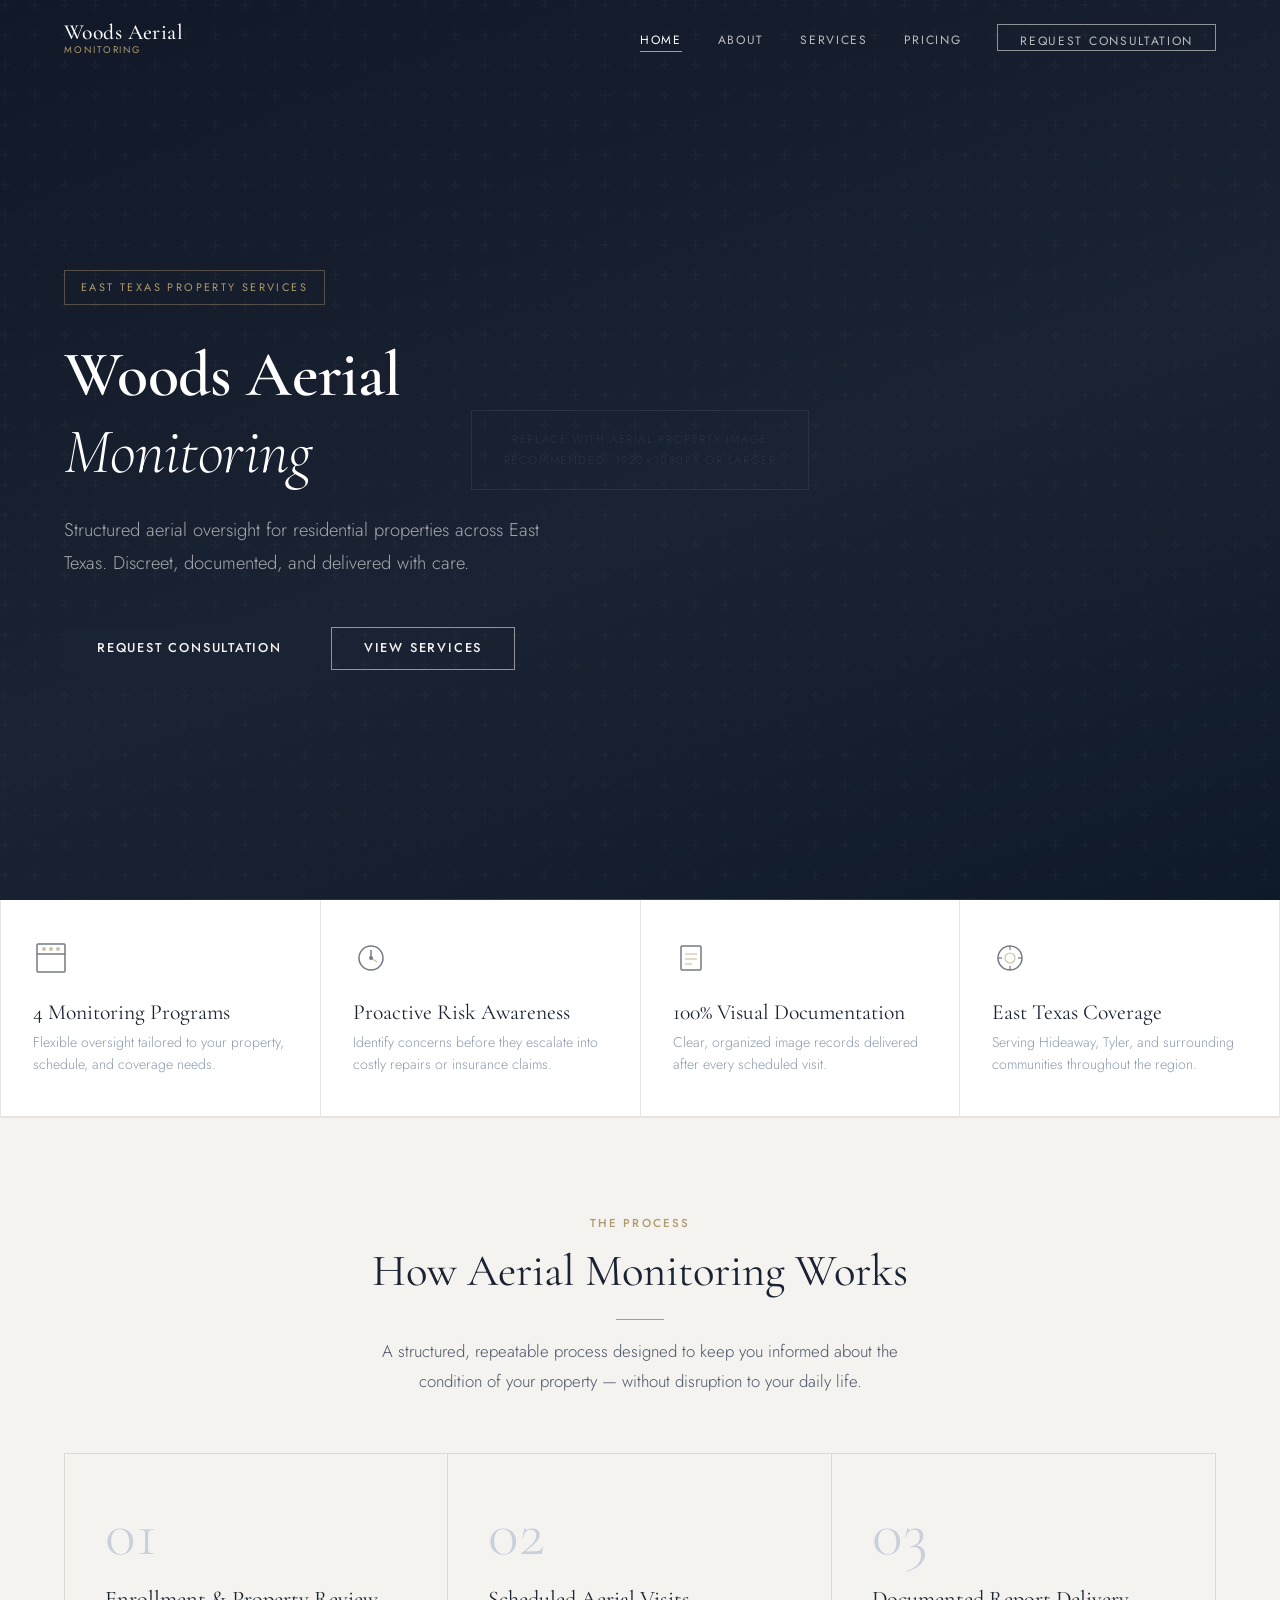
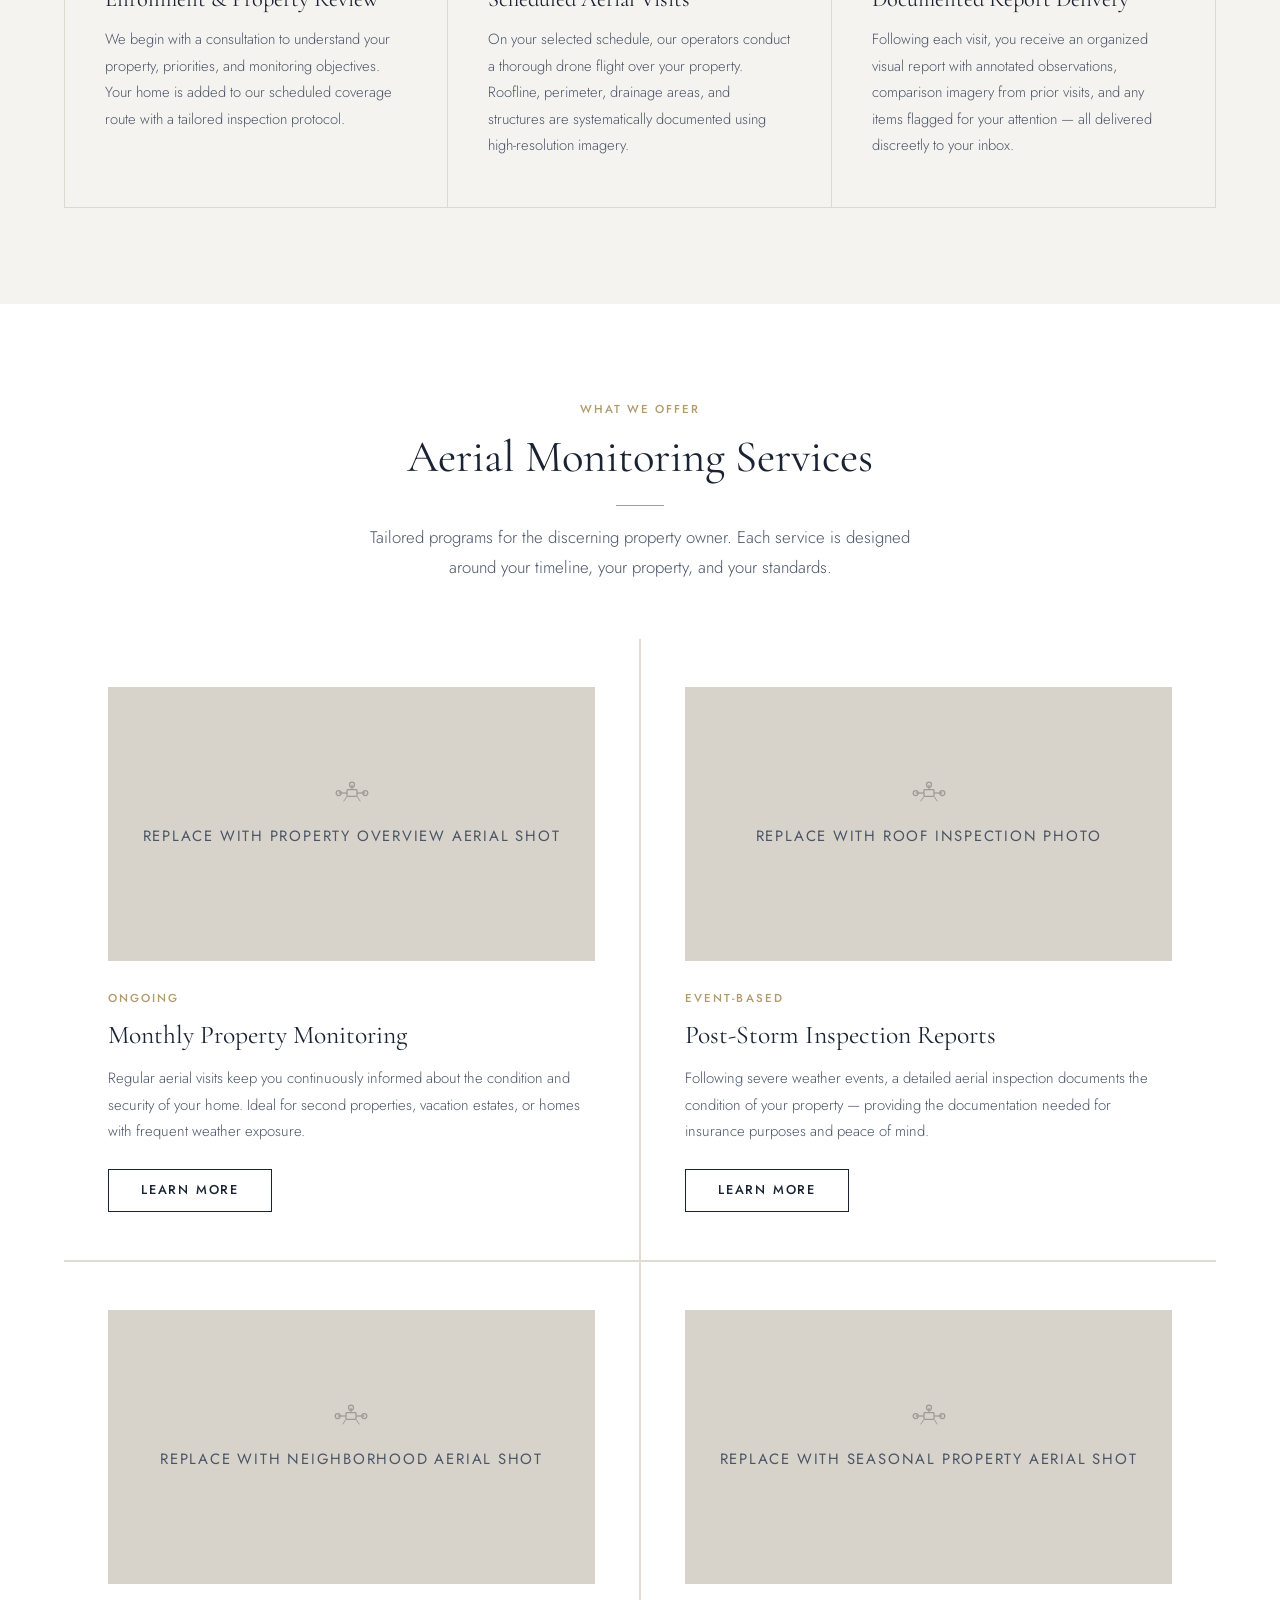
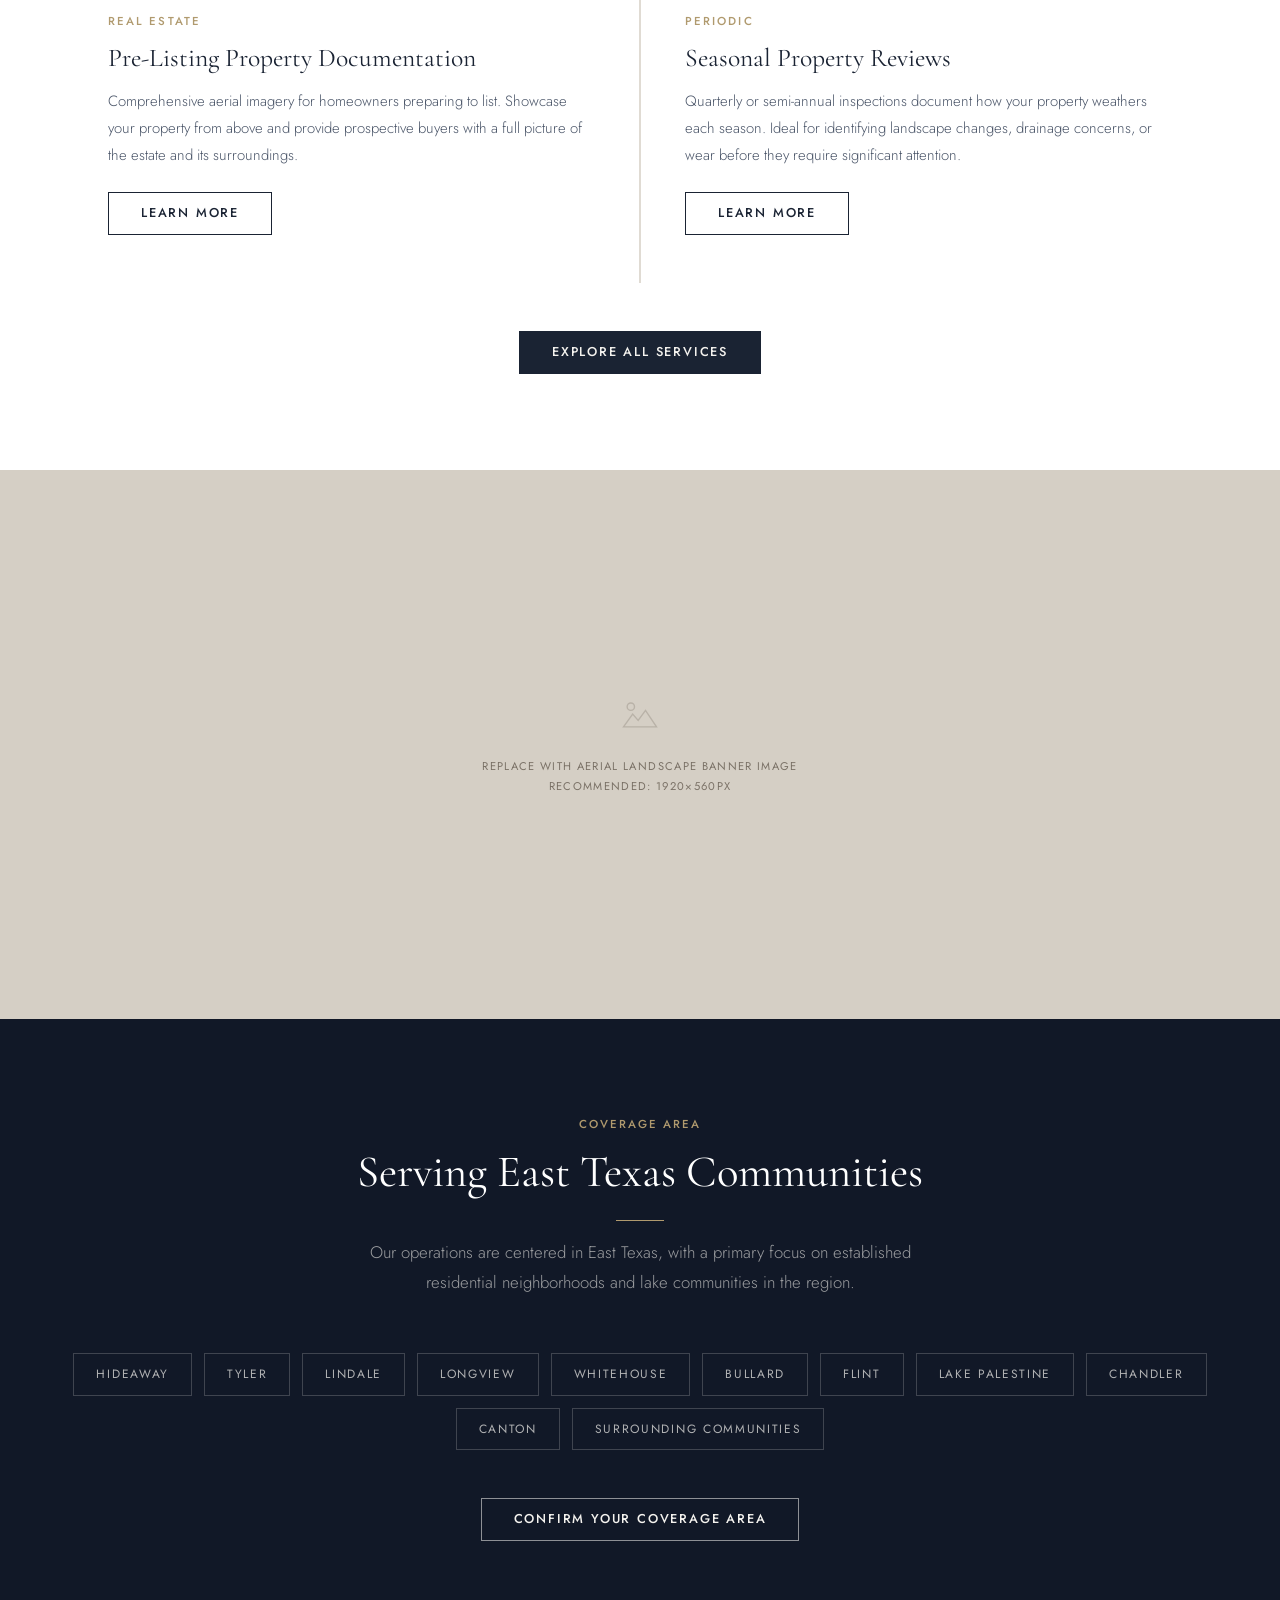
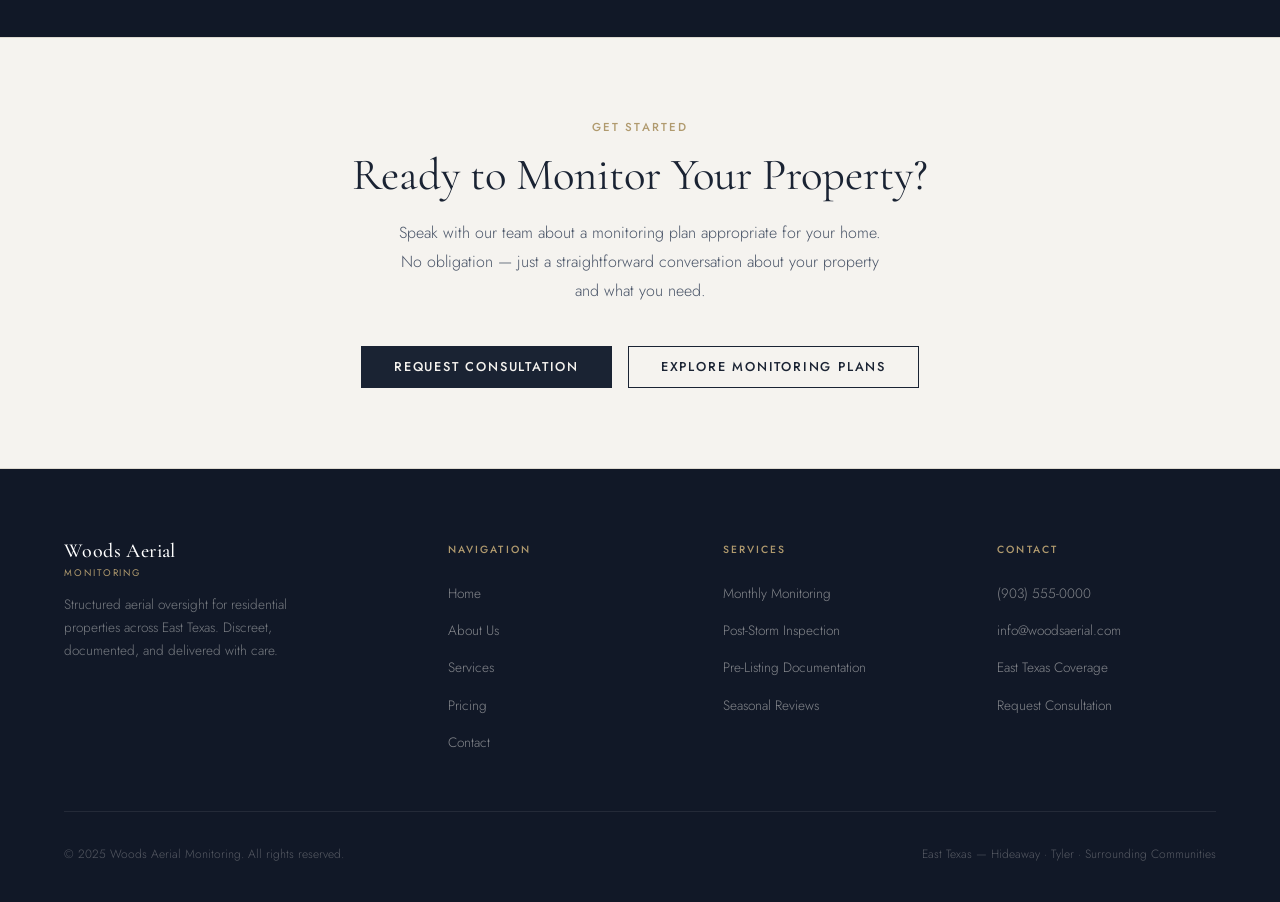
<file: index.html>
<!DOCTYPE html>
<html lang="en">
<head>
  <meta charset="UTF-8" />
  <meta name="viewport" content="width=device-width, initial-scale=1.0" />
  <meta name="description" content="Woods Aerial Monitoring provides structured aerial property oversight for residential properties across East Texas. Drone-based roof inspections, property documentation, and monitoring programs for Hideaway, Tyler, and surrounding communities." />
  <meta name="keywords" content="aerial property monitoring, drone inspection, East Texas, Hideaway, Tyler TX, roof inspection, property documentation" />
  <meta property="og:title" content="Woods Aerial Monitoring — East Texas Property Oversight" />
  <meta property="og:description" content="Structured aerial oversight for residential properties across East Texas." />
  <meta property="og:type" content="website" />
  <title>Woods Aerial Monitoring — East Texas Property Oversight</title>
  <link rel="icon" type="image/svg+xml" href="data:image/svg+xml,<svg xmlns='http://www.w3.org/2000/svg' viewBox='0 0 32 32'><rect width='32' height='32' fill='%231a2333'/><text y='22' x='4' font-size='20' fill='%23b09a6e'>W</text></svg>" />
  <link rel="stylesheet" href="css/styles.css" />
</head>
<body>

  <!-- ══════════════════════════════
       NAVIGATION
  ══════════════════════════════ -->
  <nav id="navbar" class="transparent" aria-label="Main navigation">
    <div class="nav-inner">
      <a href="index.html" class="nav-logo" aria-label="Woods Aerial Monitoring home">
        <span class="nav-logo-main">Woods Aerial</span>
        <span class="nav-logo-sub">Monitoring</span>
      </a>

      <ul class="nav-links" role="list">
        <li><a href="index.html" class="active">Home</a></li>
        <li><a href="about.html">About</a></li>
        <li><a href="services.html">Services</a></li>
        <li><a href="pricing.html">Pricing</a></li>
        <li><a href="contact.html" class="btn btn-outline-light nav-cta">Request Consultation</a></li>
      </ul>

      <button class="nav-toggle" id="navToggle" aria-label="Open mobile menu" aria-expanded="false">
        <span></span>
        <span></span>
        <span></span>
      </button>
    </div>
  </nav>

  <!-- Mobile Navigation Drawer -->
  <div class="nav-mobile" id="mobileNav" role="dialog" aria-label="Mobile menu">
    <a href="index.html">Home</a>
    <a href="about.html">About</a>
    <a href="services.html">Services</a>
    <a href="pricing.html">Pricing</a>
    <a href="contact.html">Contact</a>
  </div>


  <!-- ══════════════════════════════
       HERO
  ══════════════════════════════ -->
  <header class="hero" role="banner">
    <div class="hero-bg" aria-hidden="true">
      <!-- PLACEHOLDER: Replace this section with a full-viewport aerial property image -->
      <div class="hero-placeholder">
        <div class="hero-placeholder-inner">
          <p>Replace with aerial property image<br/>Recommended: 1920×1080px or larger</p>
        </div>
      </div>
    </div>

    <div class="hero-content">
      <span class="hero-tag">East Texas Property Services</span>
      <h1><em>Woods Aerial</em><br>Monitoring</h1>
      <p class="hero-sub">
        Structured aerial oversight for residential properties across East Texas.
        Discreet, documented, and delivered with care.
      </p>
      <div class="hero-buttons">
        <a href="contact.html" class="btn btn-primary">Request Consultation</a>
        <a href="services.html" class="btn btn-outline-light">View Services</a>
      </div>
    </div>
    <div class="hero-rule" aria-hidden="true"></div>
  </header>


  <!-- ══════════════════════════════
       CREDIBILITY BAR
  ══════════════════════════════ -->
  <section class="credibility" aria-label="Key service features">
    <div class="credibility-grid">

      <div class="cred-item fade-in">
        <svg class="cred-icon" viewBox="0 0 36 36" fill="none" aria-hidden="true">
          <rect x="4" y="4" width="28" height="28" rx="1" stroke="#1a2333" stroke-width="1.5"/>
          <line x1="4" y1="14" x2="32" y2="14" stroke="#1a2333" stroke-width="1.5"/>
          <circle cx="11" cy="9" r="2" fill="#b09a6e"/>
          <circle cx="18" cy="9" r="2" fill="#b09a6e"/>
          <circle cx="25" cy="9" r="2" fill="#b09a6e"/>
        </svg>
        <h3>4 Monitoring Programs</h3>
        <p>Flexible oversight tailored to your property, schedule, and coverage needs.</p>
      </div>

      <div class="cred-item fade-in fade-in-delay-1">
        <svg class="cred-icon" viewBox="0 0 36 36" fill="none" aria-hidden="true">
          <circle cx="18" cy="18" r="12" stroke="#1a2333" stroke-width="1.5"/>
          <line x1="18" y1="10" x2="18" y2="18" stroke="#1a2333" stroke-width="1.5"/>
          <line x1="18" y1="18" x2="24" y2="22" stroke="#b09a6e" stroke-width="1.5"/>
          <circle cx="18" cy="18" r="2" fill="#1a2333"/>
        </svg>
        <h3>Proactive Risk Awareness</h3>
        <p>Identify concerns before they escalate into costly repairs or insurance claims.</p>
      </div>

      <div class="cred-item fade-in fade-in-delay-2">
        <svg class="cred-icon" viewBox="0 0 36 36" fill="none" aria-hidden="true">
          <rect x="8" y="6" width="20" height="24" rx="1" stroke="#1a2333" stroke-width="1.5"/>
          <line x1="12" y1="14" x2="24" y2="14" stroke="#b09a6e" stroke-width="1.2"/>
          <line x1="12" y1="19" x2="24" y2="19" stroke="#b09a6e" stroke-width="1.2"/>
          <line x1="12" y1="24" x2="19" y2="24" stroke="#b09a6e" stroke-width="1.2"/>
        </svg>
        <h3>100% Visual Documentation</h3>
        <p>Clear, organized image records delivered after every scheduled visit.</p>
      </div>

      <div class="cred-item fade-in fade-in-delay-3">
        <svg class="cred-icon" viewBox="0 0 36 36" fill="none" aria-hidden="true">
          <circle cx="18" cy="18" r="12" stroke="#1a2333" stroke-width="1.5"/>
          <circle cx="18" cy="18" r="5" stroke="#b09a6e" stroke-width="1.2"/>
          <line x1="18" y1="6" x2="18" y2="10" stroke="#1a2333" stroke-width="1.2"/>
          <line x1="18" y1="26" x2="18" y2="30" stroke="#1a2333" stroke-width="1.2"/>
          <line x1="6" y1="18" x2="10" y2="18" stroke="#1a2333" stroke-width="1.2"/>
          <line x1="26" y1="18" x2="30" y2="18" stroke="#1a2333" stroke-width="1.2"/>
        </svg>
        <h3>East Texas Coverage</h3>
        <p>Serving Hideaway, Tyler, and surrounding communities throughout the region.</p>
      </div>

    </div>
  </section>


  <!-- ══════════════════════════════
       HOW IT WORKS
  ══════════════════════════════ -->
  <section class="how-it-works" aria-labelledby="how-heading">
    <div class="container">
      <div class="section-header">
        <span class="eyebrow">The Process</span>
        <h2 id="how-heading">How Aerial Monitoring Works</h2>
        <div class="divider" aria-hidden="true"></div>
        <p>A structured, repeatable process designed to keep you informed about the condition of your property — without disruption to your daily life.</p>
      </div>

      <div class="steps-grid">
        <div class="step fade-in">
          <span class="step-number" aria-hidden="true">01</span>
          <h3>Enrollment &amp; Property Review</h3>
          <p>We begin with a consultation to understand your property, priorities, and monitoring objectives. Your home is added to our scheduled coverage route with a tailored inspection protocol.</p>
        </div>
        <div class="step fade-in fade-in-delay-1">
          <span class="step-number" aria-hidden="true">02</span>
          <h3>Scheduled Aerial Visits</h3>
          <p>On your selected schedule, our operators conduct a thorough drone flight over your property. Roofline, perimeter, drainage areas, and structures are systematically documented using high-resolution imagery.</p>
        </div>
        <div class="step fade-in fade-in-delay-2">
          <span class="step-number" aria-hidden="true">03</span>
          <h3>Documented Report Delivery</h3>
          <p>Following each visit, you receive an organized visual report with annotated observations, comparison imagery from prior visits, and any items flagged for your attention — all delivered discreetly to your inbox.</p>
        </div>
      </div>
    </div>
  </section>


  <!-- ══════════════════════════════
       SERVICES OVERVIEW
  ══════════════════════════════ -->
  <section class="services-overview" aria-labelledby="services-heading">
    <div class="container">
      <div class="section-header">
        <span class="eyebrow">What We Offer</span>
        <h2 id="services-heading">Aerial Monitoring Services</h2>
        <div class="divider" aria-hidden="true"></div>
        <p>Tailored programs for the discerning property owner. Each service is designed around your timeline, your property, and your standards.</p>
      </div>

      <div class="services-grid">

        <div class="service-card fade-in">
          <!-- PLACEHOLDER: Replace with monthly monitoring aerial photo -->
          <div class="service-card-img">
            <div class="service-card-img-label">
              <div class="ph-icon" aria-hidden="true"></div>
              <p>Replace with property overview aerial shot</p>
            </div>
          </div>
          <span class="eyebrow">Ongoing</span>
          <h3>Monthly Property Monitoring</h3>
          <p>Regular aerial visits keep you continuously informed about the condition and security of your home. Ideal for second properties, vacation estates, or homes with frequent weather exposure.</p>
          <a href="services.html#monthly" class="btn btn-outline">Learn More</a>
        </div>

        <div class="service-card fade-in fade-in-delay-1">
          <!-- PLACEHOLDER: Replace with post-storm roof inspection photo -->
          <div class="service-card-img">
            <div class="service-card-img-label">
              <div class="ph-icon" aria-hidden="true"></div>
              <p>Replace with roof inspection photo</p>
            </div>
          </div>
          <span class="eyebrow">Event-Based</span>
          <h3>Post-Storm Inspection Reports</h3>
          <p>Following severe weather events, a detailed aerial inspection documents the condition of your property — providing the documentation needed for insurance purposes and peace of mind.</p>
          <a href="services.html#storm" class="btn btn-outline">Learn More</a>
        </div>

        <div class="service-card fade-in">
          <!-- PLACEHOLDER: Replace with pre-listing property documentation photo -->
          <div class="service-card-img">
            <div class="service-card-img-label">
              <div class="ph-icon" aria-hidden="true"></div>
              <p>Replace with neighborhood aerial shot</p>
            </div>
          </div>
          <span class="eyebrow">Real Estate</span>
          <h3>Pre-Listing Property Documentation</h3>
          <p>Comprehensive aerial imagery for homeowners preparing to list. Showcase your property from above and provide prospective buyers with a full picture of the estate and its surroundings.</p>
          <a href="services.html#listing" class="btn btn-outline">Learn More</a>
        </div>

        <div class="service-card fade-in fade-in-delay-1">
          <!-- PLACEHOLDER: Replace with seasonal aerial landscape photo -->
          <div class="service-card-img">
            <div class="service-card-img-label">
              <div class="ph-icon" aria-hidden="true"></div>
              <p>Replace with seasonal property aerial shot</p>
            </div>
          </div>
          <span class="eyebrow">Periodic</span>
          <h3>Seasonal Property Reviews</h3>
          <p>Quarterly or semi-annual inspections document how your property weathers each season. Ideal for identifying landscape changes, drainage concerns, or wear before they require significant attention.</p>
          <a href="services.html#seasonal" class="btn btn-outline">Learn More</a>
        </div>

      </div>

      <div style="text-align:center; margin-top:48px;">
        <a href="services.html" class="btn btn-primary">Explore All Services</a>
      </div>
    </div>
  </section>


  <!-- ══════════════════════════════
       IMAGE BANNER PLACEHOLDER
  ══════════════════════════════ -->
  <div class="img-placeholder img-banner-ph fade-in" aria-label="Aerial image placeholder">
    <div class="img-placeholder-inner">
      <svg viewBox="0 0 48 48" fill="none" xmlns="http://www.w3.org/2000/svg" aria-hidden="true">
        <path d="M6 38L16 24L22 31L30 20L42 38H6Z" stroke="#7a7166" stroke-width="1.5" fill="none"/>
        <circle cx="14" cy="16" r="4" stroke="#7a7166" stroke-width="1.5"/>
      </svg>
      <p>Replace with aerial landscape banner image<br/>Recommended: 1920×560px</p>
    </div>
  </div>


  <!-- ══════════════════════════════
       SERVICE AREA
  ══════════════════════════════ -->
  <section class="service-area" aria-labelledby="area-heading">
    <div class="container">
      <div class="section-header">
        <span class="eyebrow">Coverage Area</span>
        <h2 id="area-heading">Serving East Texas Communities</h2>
        <div class="divider" aria-hidden="true"></div>
        <p>Our operations are centered in East Texas, with a primary focus on established residential neighborhoods and lake communities in the region.</p>
      </div>

      <div class="area-tags" role="list">
        <span class="area-tag" role="listitem">Hideaway</span>
        <span class="area-tag" role="listitem">Tyler</span>
        <span class="area-tag" role="listitem">Lindale</span>
        <span class="area-tag" role="listitem">Longview</span>
        <span class="area-tag" role="listitem">Whitehouse</span>
        <span class="area-tag" role="listitem">Bullard</span>
        <span class="area-tag" role="listitem">Flint</span>
        <span class="area-tag" role="listitem">Lake Palestine</span>
        <span class="area-tag" role="listitem">Chandler</span>
        <span class="area-tag" role="listitem">Canton</span>
        <span class="area-tag" role="listitem">Surrounding Communities</span>
      </div>

      <div style="text-align:center; margin-top:48px;">
        <a href="contact.html" class="btn btn-outline-light">Confirm Your Coverage Area</a>
      </div>
    </div>
  </section>


  <!-- ══════════════════════════════
       CTA BANNER
  ══════════════════════════════ -->
  <section class="cta-banner" aria-labelledby="cta-heading">
    <div class="container">
      <span class="eyebrow">Get Started</span>
      <h2 id="cta-heading">Ready to Monitor Your Property?</h2>
      <p>Speak with our team about a monitoring plan appropriate for your home. No obligation — just a straightforward conversation about your property and what you need.</p>
      <div class="btn-group">
        <a href="contact.html" class="btn btn-primary">Request Consultation</a>
        <a href="pricing.html" class="btn btn-outline">Explore Monitoring Plans</a>
      </div>
    </div>
  </section>


  <!-- ══════════════════════════════
       FOOTER
  ══════════════════════════════ -->
  <footer role="contentinfo">
    <div class="container">
      <div class="footer-grid">
        <div class="footer-brand">
          <div class="nav-logo">
            <span class="nav-logo-main">Woods Aerial</span>
            <span class="nav-logo-sub">Monitoring</span>
          </div>
          <p>Structured aerial oversight for residential properties across East Texas. Discreet, documented, and delivered with care.</p>
        </div>

        <div class="footer-col">
          <h5>Navigation</h5>
          <ul role="list">
            <li><a href="index.html">Home</a></li>
            <li><a href="about.html">About Us</a></li>
            <li><a href="services.html">Services</a></li>
            <li><a href="pricing.html">Pricing</a></li>
            <li><a href="contact.html">Contact</a></li>
          </ul>
        </div>

        <div class="footer-col">
          <h5>Services</h5>
          <ul role="list">
            <li><a href="services.html#monthly">Monthly Monitoring</a></li>
            <li><a href="services.html#storm">Post-Storm Inspection</a></li>
            <li><a href="services.html#listing">Pre-Listing Documentation</a></li>
            <li><a href="services.html#seasonal">Seasonal Reviews</a></li>
          </ul>
        </div>

        <div class="footer-col">
          <h5>Contact</h5>
          <ul role="list">
            <li><a href="tel:+19035550000">(903) 555-0000</a></li>
            <li><a href="mailto:info@woodsaerial.com">info@woodsaerial.com</a></li>
            <li><a href="contact.html">East Texas Coverage</a></li>
            <li><a href="contact.html">Request Consultation</a></li>
          </ul>
        </div>
      </div>

      <div class="footer-bottom">
        <p>&copy; 2025 Woods Aerial Monitoring. All rights reserved.</p>
        <p>East Texas — Hideaway &middot; Tyler &middot; Surrounding Communities</p>
      </div>
    </div>
  </footer>

  <script src="js/main.js"></script>
</body>
</html>
</file>
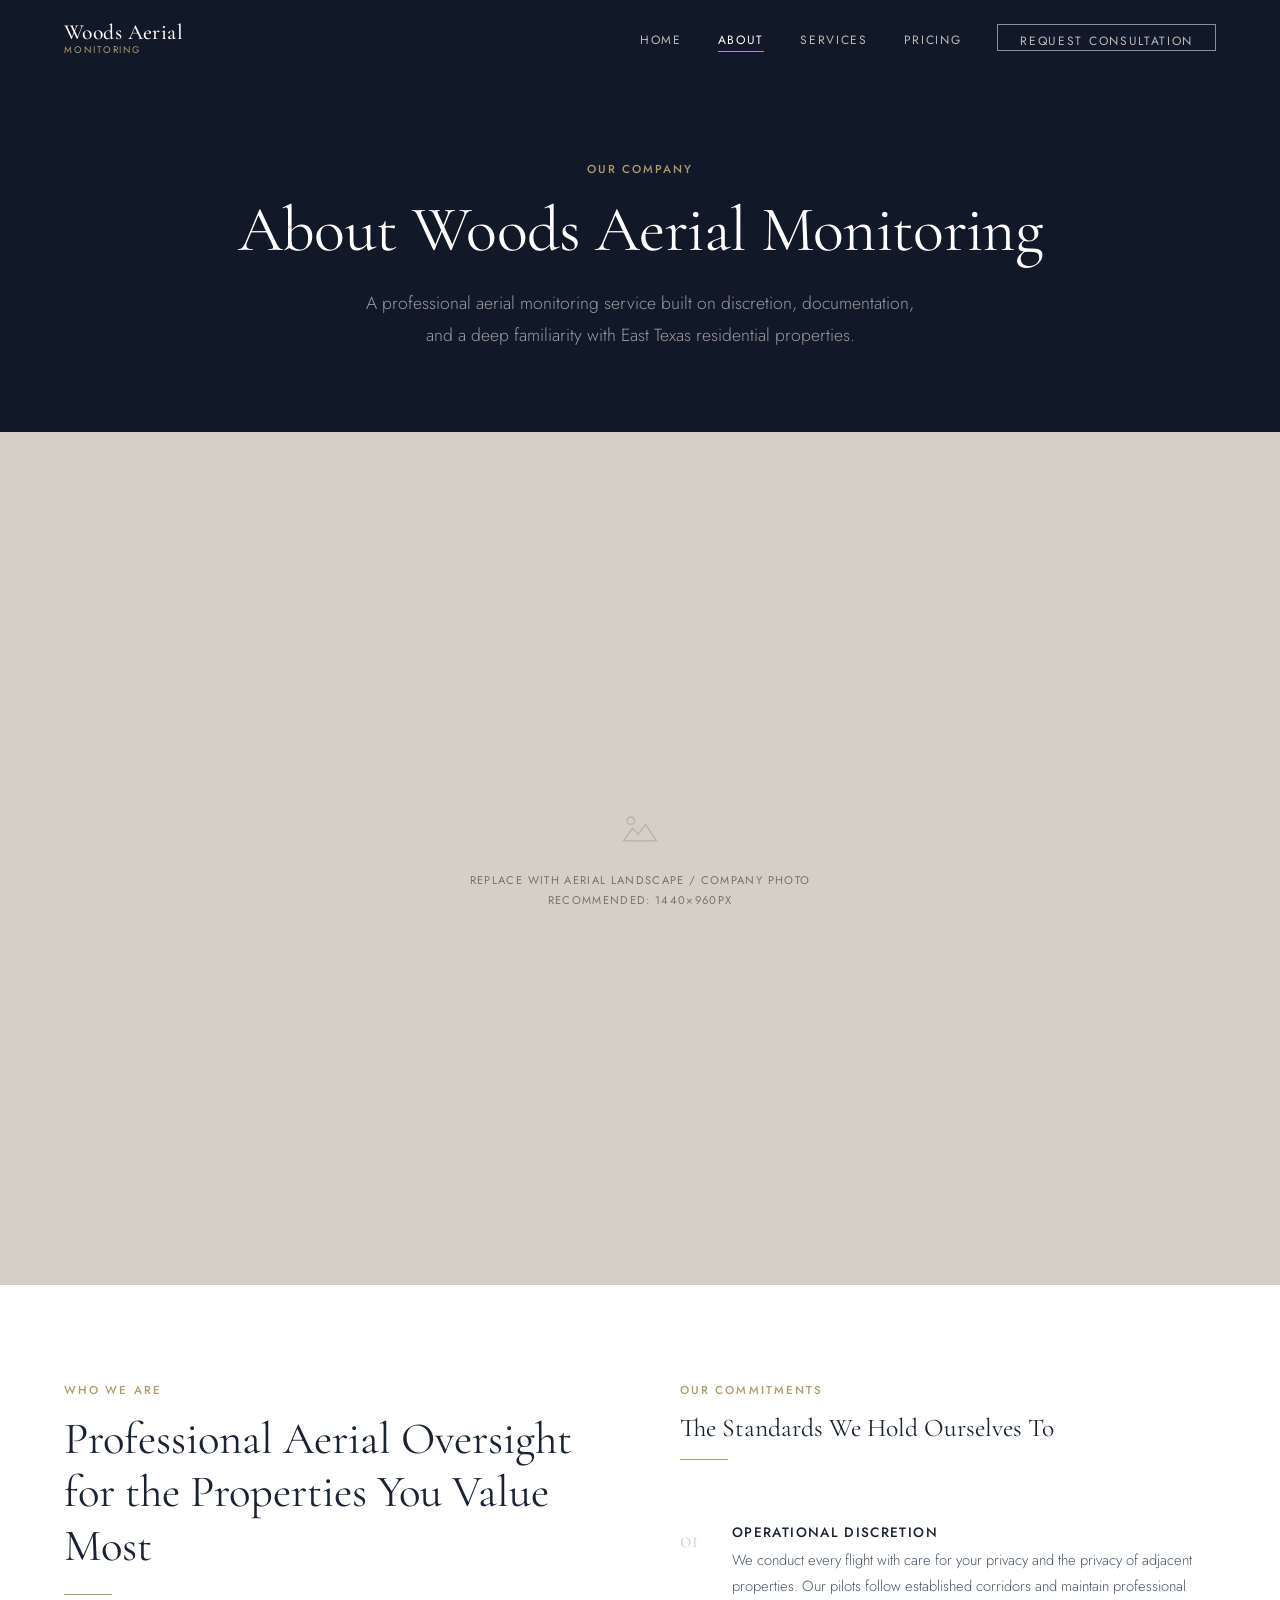
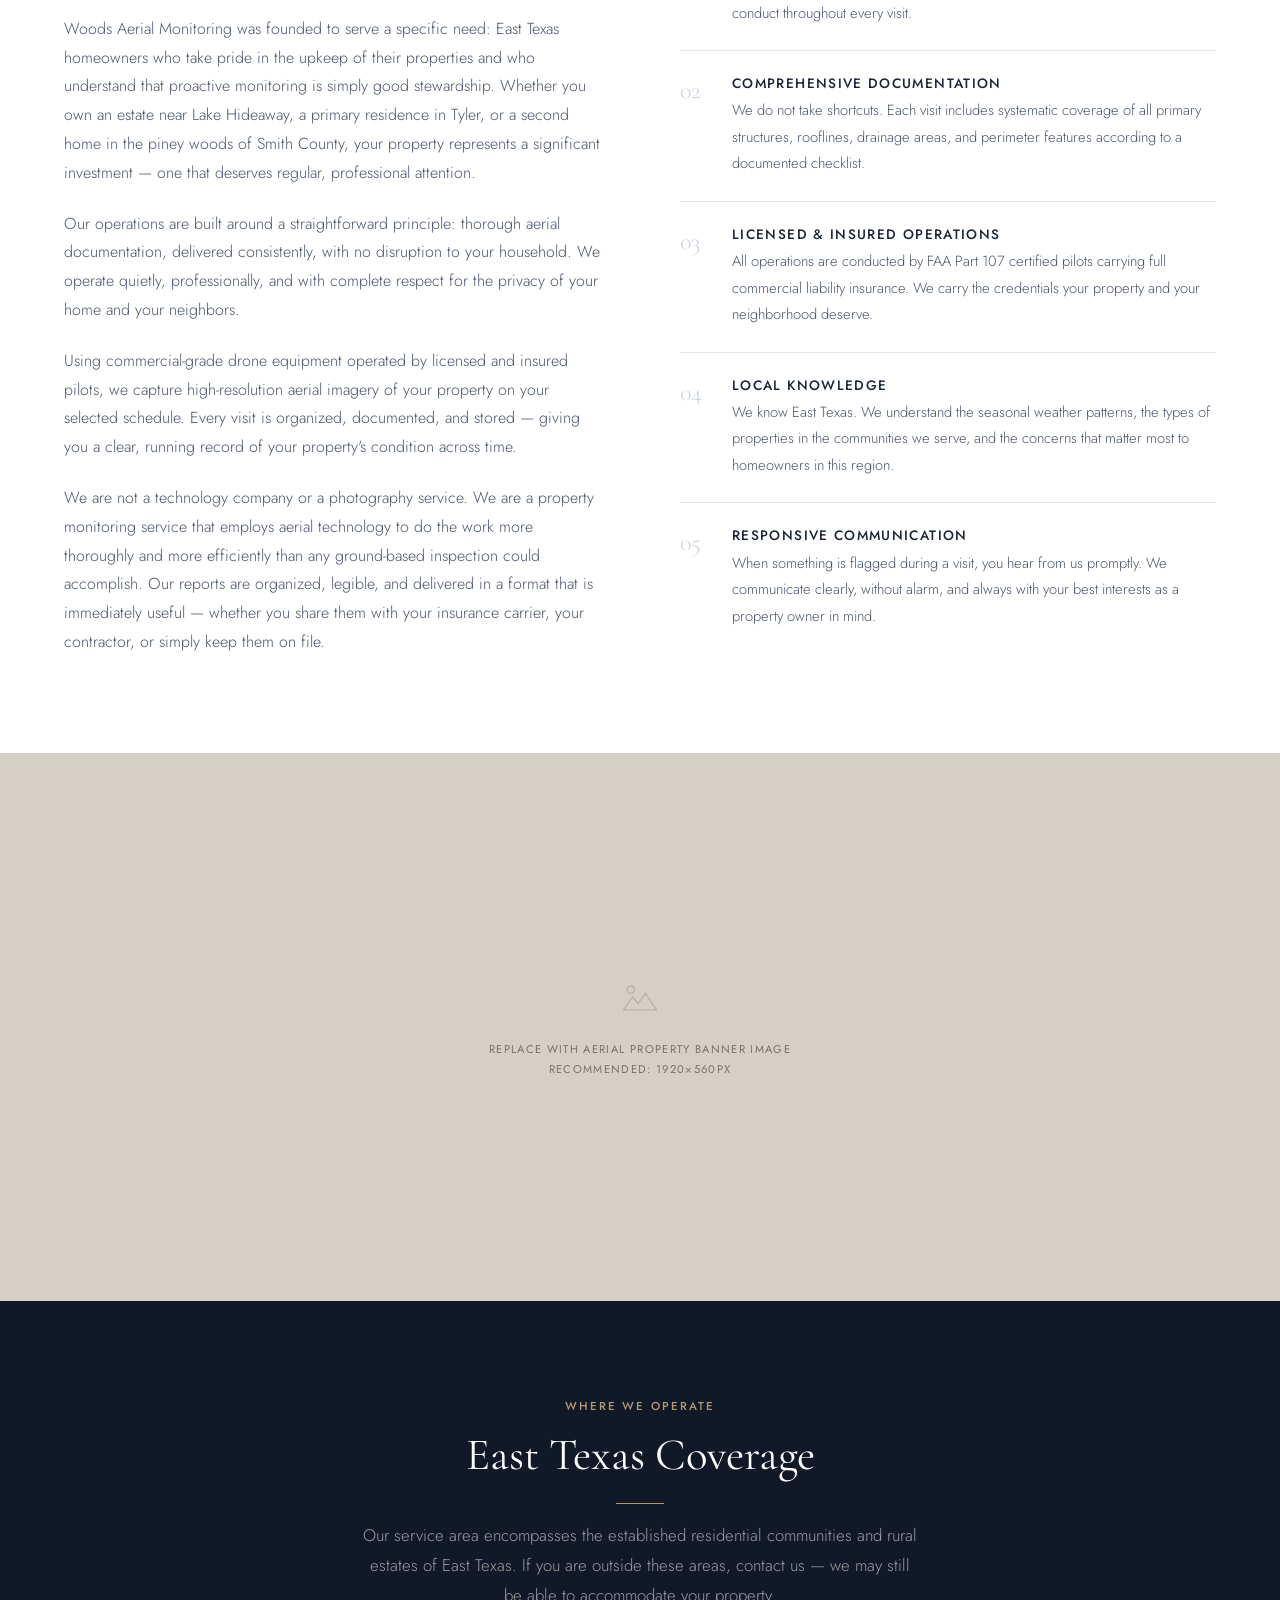
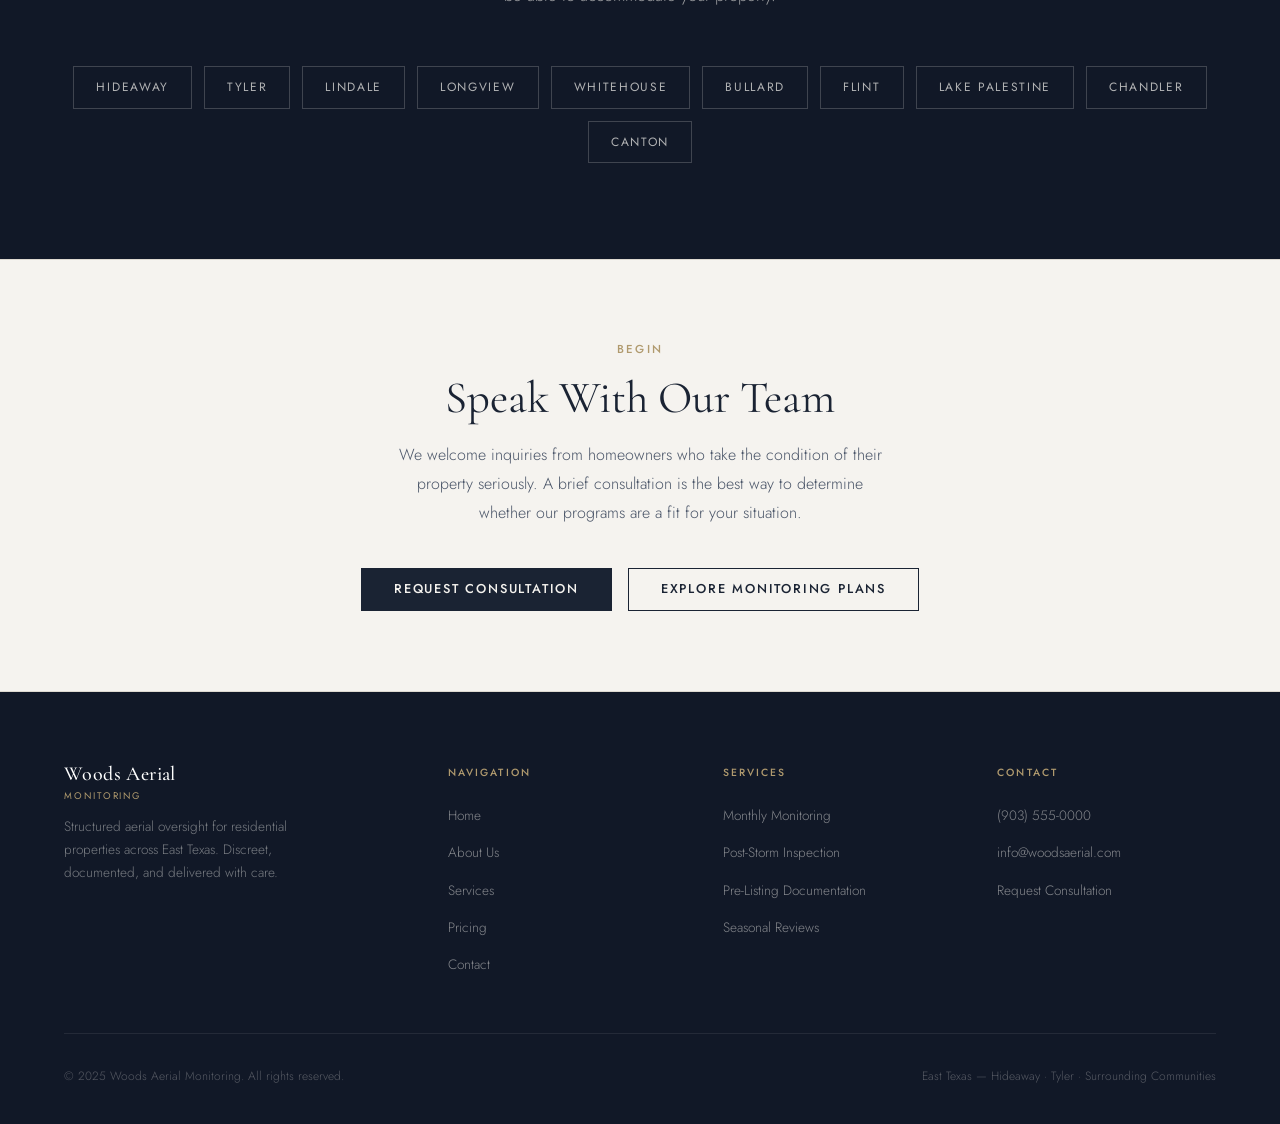
<file: about.html>
<!DOCTYPE html>
<html lang="en">
<head>
  <meta charset="UTF-8" />
  <meta name="viewport" content="width=device-width, initial-scale=1.0" />
  <meta name="description" content="Learn about Woods Aerial Monitoring — our commitment to professional aerial property documentation and monitoring for East Texas homeowners." />
  <title>About — Woods Aerial Monitoring</title>
  <link rel="icon" type="image/svg+xml" href="data:image/svg+xml,<svg xmlns='http://www.w3.org/2000/svg' viewBox='0 0 32 32'><rect width='32' height='32' fill='%231a2333'/><text y='22' x='4' font-size='20' fill='%23b09a6e'>W</text></svg>" />
  <link rel="stylesheet" href="css/styles.css" />
</head>
<body>

  <!-- ══════════════════════════════
       NAVIGATION
  ══════════════════════════════ -->
  <nav id="navbar" class="scrolled" aria-label="Main navigation">
    <div class="nav-inner">
      <a href="index.html" class="nav-logo" aria-label="Woods Aerial Monitoring home">
        <span class="nav-logo-main">Woods Aerial</span>
        <span class="nav-logo-sub">Monitoring</span>
      </a>
      <ul class="nav-links" role="list">
        <li><a href="index.html">Home</a></li>
        <li><a href="about.html" class="active">About</a></li>
        <li><a href="services.html">Services</a></li>
        <li><a href="pricing.html">Pricing</a></li>
        <li><a href="contact.html" class="btn btn-outline-light nav-cta">Request Consultation</a></li>
      </ul>
      <button class="nav-toggle" id="navToggle" aria-label="Open mobile menu">
        <span></span><span></span><span></span>
      </button>
    </div>
  </nav>

  <div class="nav-mobile" id="mobileNav" role="dialog" aria-label="Mobile menu">
    <a href="index.html">Home</a>
    <a href="about.html">About</a>
    <a href="services.html">Services</a>
    <a href="pricing.html">Pricing</a>
    <a href="contact.html">Contact</a>
  </div>


  <!-- ══════════════════════════════
       PAGE HERO
  ══════════════════════════════ -->
  <header class="about-hero">
    <div class="container">
      <span class="eyebrow">Our Company</span>
      <h1>About Woods Aerial Monitoring</h1>
      <p>A professional aerial monitoring service built on discretion, documentation, and a deep familiarity with East Texas residential properties.</p>
    </div>
  </header>


  <!-- ══════════════════════════════
       AERIAL IMAGE PLACEHOLDER
  ══════════════════════════════ -->
  <div class="img-placeholder img-about-ph" aria-label="About page aerial image placeholder">
    <div class="img-placeholder-inner">
      <svg viewBox="0 0 48 48" fill="none" xmlns="http://www.w3.org/2000/svg" aria-hidden="true">
        <path d="M6 38L16 24L22 31L30 20L42 38H6Z" stroke="#7a7166" stroke-width="1.5" fill="none"/>
        <circle cx="14" cy="16" r="4" stroke="#7a7166" stroke-width="1.5"/>
      </svg>
      <p>Replace with aerial landscape / company photo<br/>Recommended: 1440×960px</p>
    </div>
  </div>


  <!-- ══════════════════════════════
       ABOUT CONTENT
  ══════════════════════════════ -->
  <section class="about-content" aria-labelledby="about-heading">
    <div class="container">
      <div class="about-grid">

        <!-- Text Column -->
        <div class="about-text fade-in">
          <span class="eyebrow">Who We Are</span>
          <h2 id="about-heading">Professional Aerial Oversight for the Properties You Value Most</h2>
          <div class="divider" style="margin:20px 0;"></div>

          <p>Woods Aerial Monitoring was founded to serve a specific need: East Texas homeowners who take pride in the upkeep of their properties and who understand that proactive monitoring is simply good stewardship. Whether you own an estate near Lake Hideaway, a primary residence in Tyler, or a second home in the piney woods of Smith County, your property represents a significant investment — one that deserves regular, professional attention.</p>

          <p>Our operations are built around a straightforward principle: thorough aerial documentation, delivered consistently, with no disruption to your household. We operate quietly, professionally, and with complete respect for the privacy of your home and your neighbors.</p>

          <p>Using commercial-grade drone equipment operated by licensed and insured pilots, we capture high-resolution aerial imagery of your property on your selected schedule. Every visit is organized, documented, and stored — giving you a clear, running record of your property's condition across time.</p>

          <p>We are not a technology company or a photography service. We are a property monitoring service that employs aerial technology to do the work more thoroughly and more efficiently than any ground-based inspection could accomplish. Our reports are organized, legible, and delivered in a format that is immediately useful — whether you share them with your insurance carrier, your contractor, or simply keep them on file.</p>
        </div>

        <!-- Values Column -->
        <div class="fade-in fade-in-delay-1">
          <span class="eyebrow">Our Commitments</span>
          <h3 style="margin-bottom:8px;">The Standards We Hold Ourselves To</h3>
          <div class="divider" style="margin:16px 0 32px;"></div>

          <div class="about-values">

            <div class="about-value">
              <span class="av-num" aria-hidden="true">01</span>
              <div class="av-text">
                <h4>Operational Discretion</h4>
                <p>We conduct every flight with care for your privacy and the privacy of adjacent properties. Our pilots follow established corridors and maintain professional conduct throughout every visit.</p>
              </div>
            </div>

            <div class="about-value">
              <span class="av-num" aria-hidden="true">02</span>
              <div class="av-text">
                <h4>Comprehensive Documentation</h4>
                <p>We do not take shortcuts. Each visit includes systematic coverage of all primary structures, rooflines, drainage areas, and perimeter features according to a documented checklist.</p>
              </div>
            </div>

            <div class="about-value">
              <span class="av-num" aria-hidden="true">03</span>
              <div class="av-text">
                <h4>Licensed &amp; Insured Operations</h4>
                <p>All operations are conducted by FAA Part 107 certified pilots carrying full commercial liability insurance. We carry the credentials your property and your neighborhood deserve.</p>
              </div>
            </div>

            <div class="about-value">
              <span class="av-num" aria-hidden="true">04</span>
              <div class="av-text">
                <h4>Local Knowledge</h4>
                <p>We know East Texas. We understand the seasonal weather patterns, the types of properties in the communities we serve, and the concerns that matter most to homeowners in this region.</p>
              </div>
            </div>

            <div class="about-value">
              <span class="av-num" aria-hidden="true">05</span>
              <div class="av-text">
                <h4>Responsive Communication</h4>
                <p>When something is flagged during a visit, you hear from us promptly. We communicate clearly, without alarm, and always with your best interests as a property owner in mind.</p>
              </div>
            </div>

          </div>
        </div>

      </div>
    </div>
  </section>


  <!-- ══════════════════════════════
       SECOND IMAGE BANNER
  ══════════════════════════════ -->
  <div class="img-placeholder img-banner-ph fade-in" aria-label="Banner image placeholder">
    <div class="img-placeholder-inner">
      <svg viewBox="0 0 48 48" fill="none" xmlns="http://www.w3.org/2000/svg" aria-hidden="true">
        <path d="M6 38L16 24L22 31L30 20L42 38H6Z" stroke="#7a7166" stroke-width="1.5" fill="none"/>
        <circle cx="14" cy="16" r="4" stroke="#7a7166" stroke-width="1.5"/>
      </svg>
      <p>Replace with aerial property banner image<br/>Recommended: 1920×560px</p>
    </div>
  </div>


  <!-- ══════════════════════════════
       SERVICE AREA
  ══════════════════════════════ -->
  <section class="service-area" aria-labelledby="about-area-heading">
    <div class="container">
      <div class="section-header">
        <span class="eyebrow">Where We Operate</span>
        <h2 id="about-area-heading">East Texas Coverage</h2>
        <div class="divider" aria-hidden="true"></div>
        <p>Our service area encompasses the established residential communities and rural estates of East Texas. If you are outside these areas, contact us — we may still be able to accommodate your property.</p>
      </div>
      <div class="area-tags" role="list">
        <span class="area-tag" role="listitem">Hideaway</span>
        <span class="area-tag" role="listitem">Tyler</span>
        <span class="area-tag" role="listitem">Lindale</span>
        <span class="area-tag" role="listitem">Longview</span>
        <span class="area-tag" role="listitem">Whitehouse</span>
        <span class="area-tag" role="listitem">Bullard</span>
        <span class="area-tag" role="listitem">Flint</span>
        <span class="area-tag" role="listitem">Lake Palestine</span>
        <span class="area-tag" role="listitem">Chandler</span>
        <span class="area-tag" role="listitem">Canton</span>
      </div>
    </div>
  </section>


  <!-- ══════════════════════════════
       CTA
  ══════════════════════════════ -->
  <section class="cta-banner">
    <div class="container">
      <span class="eyebrow">Begin</span>
      <h2>Speak With Our Team</h2>
      <p>We welcome inquiries from homeowners who take the condition of their property seriously. A brief consultation is the best way to determine whether our programs are a fit for your situation.</p>
      <div class="btn-group">
        <a href="contact.html" class="btn btn-primary">Request Consultation</a>
        <a href="pricing.html" class="btn btn-outline">Explore Monitoring Plans</a>
      </div>
    </div>
  </section>


  <!-- ══════════════════════════════
       FOOTER
  ══════════════════════════════ -->
  <footer role="contentinfo">
    <div class="container">
      <div class="footer-grid">
        <div class="footer-brand">
          <div class="nav-logo">
            <span class="nav-logo-main">Woods Aerial</span>
            <span class="nav-logo-sub">Monitoring</span>
          </div>
          <p>Structured aerial oversight for residential properties across East Texas. Discreet, documented, and delivered with care.</p>
        </div>
        <div class="footer-col">
          <h5>Navigation</h5>
          <ul role="list">
            <li><a href="index.html">Home</a></li>
            <li><a href="about.html">About Us</a></li>
            <li><a href="services.html">Services</a></li>
            <li><a href="pricing.html">Pricing</a></li>
            <li><a href="contact.html">Contact</a></li>
          </ul>
        </div>
        <div class="footer-col">
          <h5>Services</h5>
          <ul role="list">
            <li><a href="services.html#monthly">Monthly Monitoring</a></li>
            <li><a href="services.html#storm">Post-Storm Inspection</a></li>
            <li><a href="services.html#listing">Pre-Listing Documentation</a></li>
            <li><a href="services.html#seasonal">Seasonal Reviews</a></li>
          </ul>
        </div>
        <div class="footer-col">
          <h5>Contact</h5>
          <ul role="list">
            <li><a href="tel:+19035550000">(903) 555-0000</a></li>
            <li><a href="mailto:info@woodsaerial.com">info@woodsaerial.com</a></li>
            <li><a href="contact.html">Request Consultation</a></li>
          </ul>
        </div>
      </div>
      <div class="footer-bottom">
        <p>&copy; 2025 Woods Aerial Monitoring. All rights reserved.</p>
        <p>East Texas — Hideaway &middot; Tyler &middot; Surrounding Communities</p>
      </div>
    </div>
  </footer>

  <script src="js/main.js"></script>
</body>
</html>
</file>
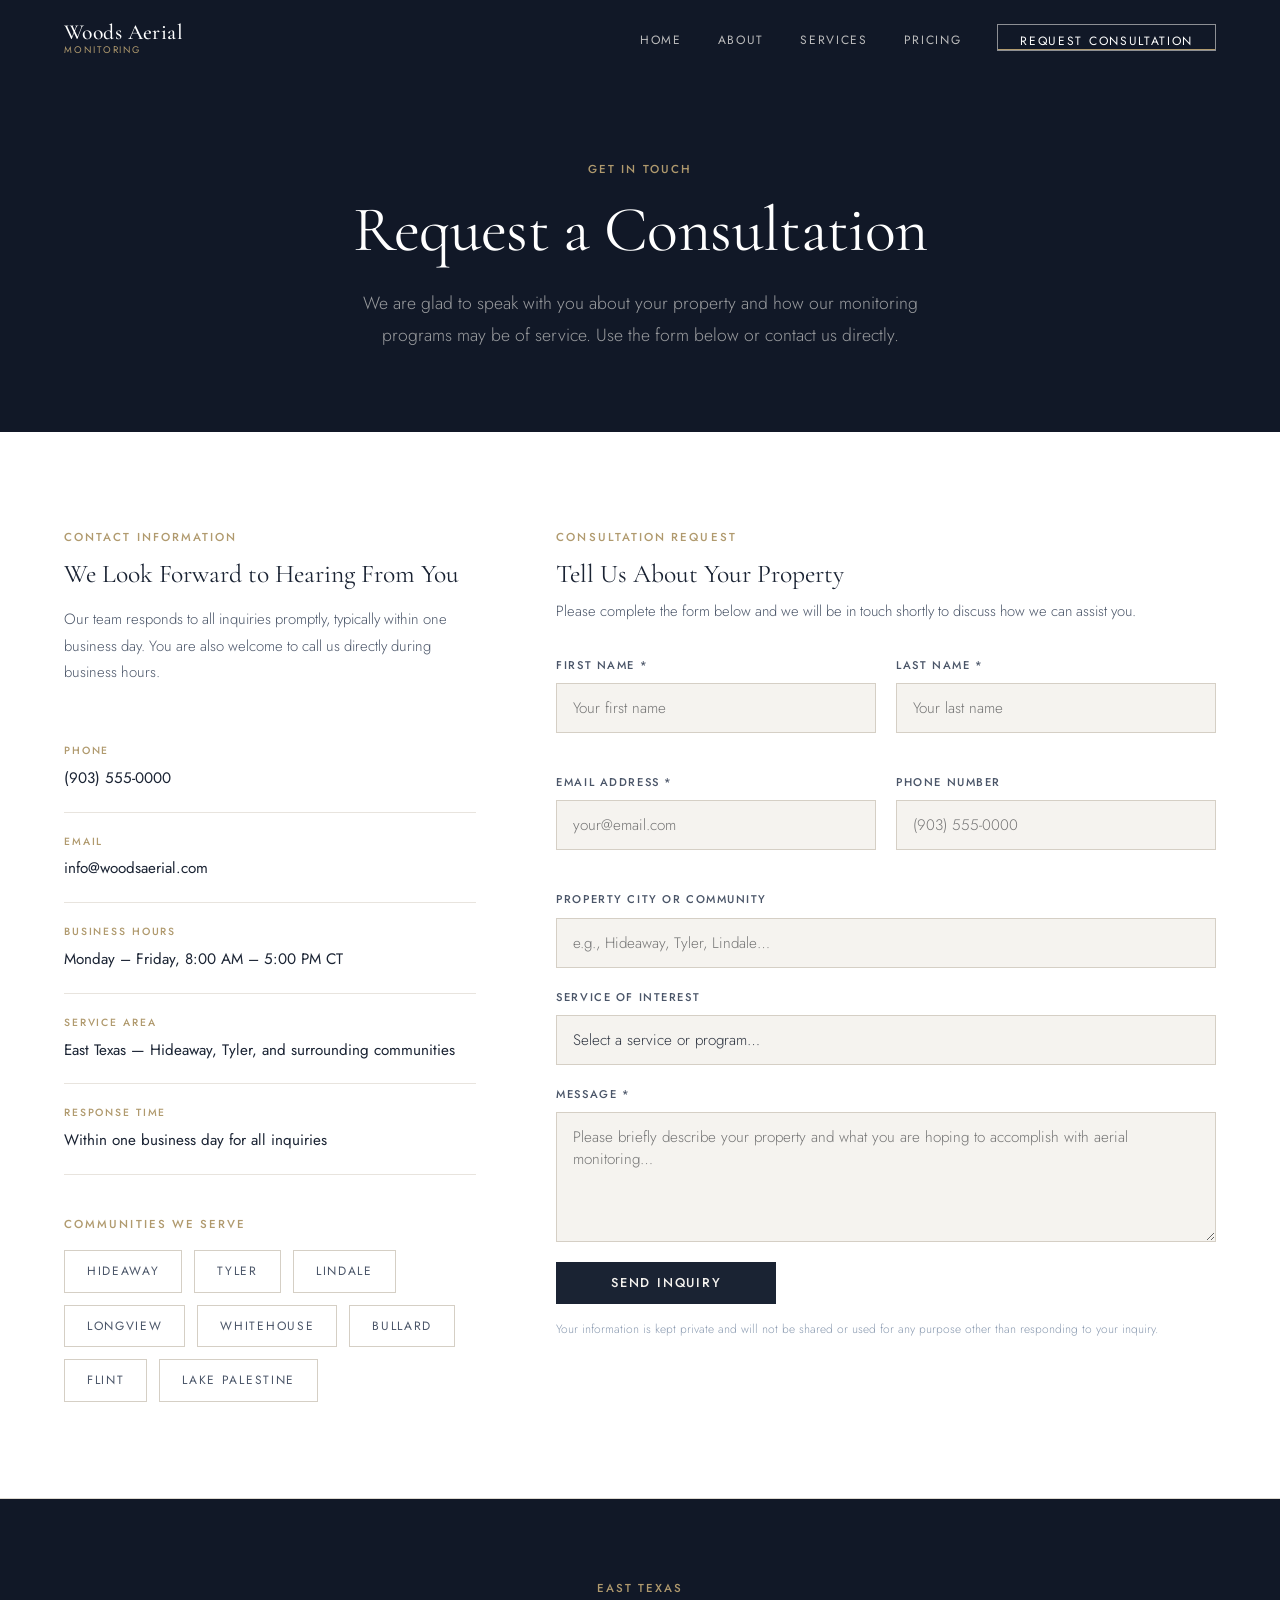
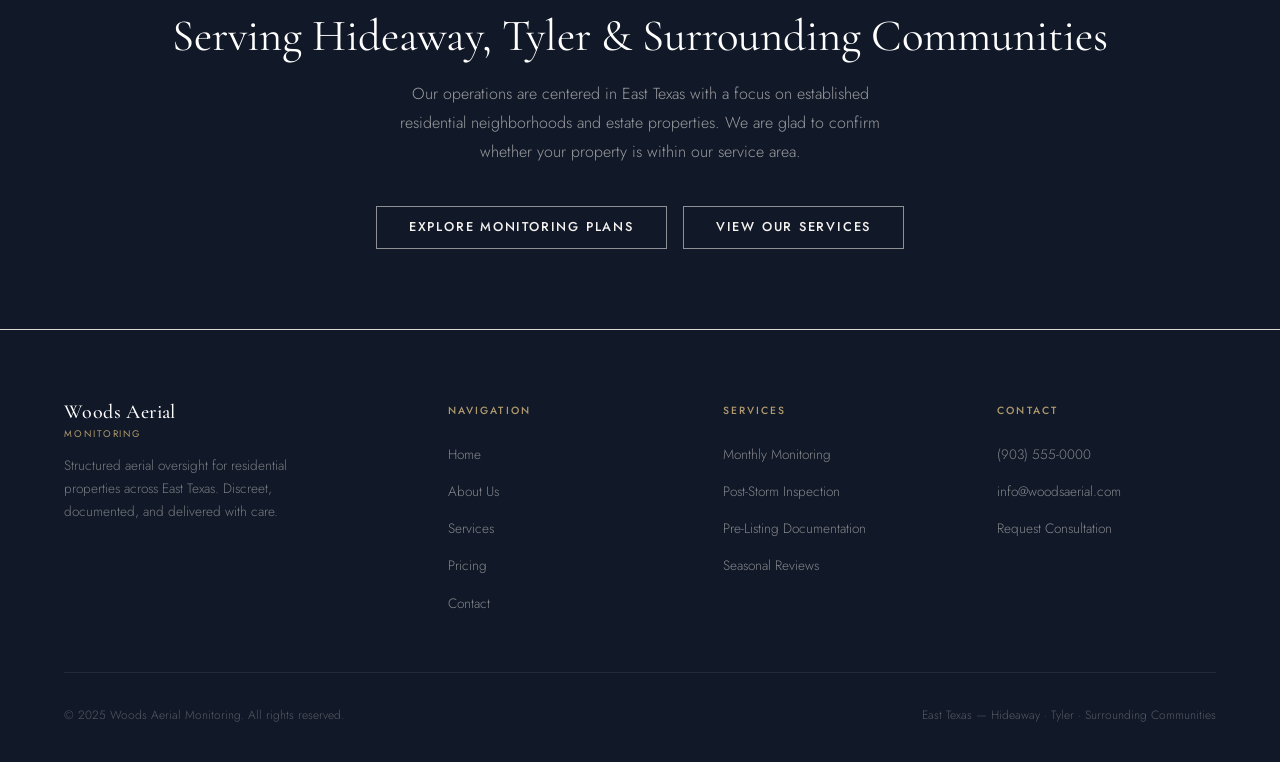
<file: contact.html>
<!DOCTYPE html>
<html lang="en">
<head>
  <meta charset="UTF-8" />
  <meta name="viewport" content="width=device-width, initial-scale=1.0" />
  <meta name="description" content="Contact Woods Aerial Monitoring to request a consultation, ask about our programs, or confirm your East Texas service area." />
  <title>Contact — Woods Aerial Monitoring</title>
  <link rel="icon" type="image/svg+xml" href="data:image/svg+xml,<svg xmlns='http://www.w3.org/2000/svg' viewBox='0 0 32 32'><rect width='32' height='32' fill='%231a2333'/><text y='22' x='4' font-size='20' fill='%23b09a6e'>W</text></svg>" />
  <link rel="stylesheet" href="css/styles.css" />
</head>
<body>

  <!-- NAVIGATION -->
  <nav id="navbar" class="scrolled" aria-label="Main navigation">
    <div class="nav-inner">
      <a href="index.html" class="nav-logo">
        <span class="nav-logo-main">Woods Aerial</span>
        <span class="nav-logo-sub">Monitoring</span>
      </a>
      <ul class="nav-links" role="list">
        <li><a href="index.html">Home</a></li>
        <li><a href="about.html">About</a></li>
        <li><a href="services.html">Services</a></li>
        <li><a href="pricing.html">Pricing</a></li>
        <li><a href="contact.html" class="active btn btn-outline-light nav-cta">Request Consultation</a></li>
      </ul>
      <button class="nav-toggle" id="navToggle" aria-label="Open mobile menu">
        <span></span><span></span><span></span>
      </button>
    </div>
  </nav>

  <div class="nav-mobile" id="mobileNav" role="dialog" aria-label="Mobile menu">
    <a href="index.html">Home</a>
    <a href="about.html">About</a>
    <a href="services.html">Services</a>
    <a href="pricing.html">Pricing</a>
    <a href="contact.html">Contact</a>
  </div>


  <!-- PAGE HERO -->
  <header class="contact-hero">
    <div class="container">
      <span class="eyebrow">Get in Touch</span>
      <h1>Request a Consultation</h1>
      <p>We are glad to speak with you about your property and how our monitoring programs may be of service. Use the form below or contact us directly.</p>
    </div>
  </header>


  <!-- ══════════════════════════════
       CONTACT SECTION
  ══════════════════════════════ -->
  <section class="contact-section" aria-labelledby="contact-heading">
    <div class="container">
      <div class="contact-grid">

        <!-- Contact Info Column -->
        <div class="contact-info fade-in">
          <span class="eyebrow">Contact Information</span>
          <h3 id="contact-heading">We Look Forward to Hearing From You</h3>
          <p>Our team responds to all inquiries promptly, typically within one business day. You are also welcome to call us directly during business hours.</p>

          <div class="contact-detail">
            <span class="contact-detail-label">Phone</span>
            <a href="tel:+19035550000" class="contact-detail-value">(903) 555-0000</a>
          </div>

          <div class="contact-detail">
            <span class="contact-detail-label">Email</span>
            <a href="mailto:info@woodsaerial.com" class="contact-detail-value">info@woodsaerial.com</a>
          </div>

          <div class="contact-detail">
            <span class="contact-detail-label">Business Hours</span>
            <span class="contact-detail-value">Monday – Friday, 8:00 AM – 5:00 PM CT</span>
          </div>

          <div class="contact-detail">
            <span class="contact-detail-label">Service Area</span>
            <span class="contact-detail-value">East Texas — Hideaway, Tyler, and surrounding communities</span>
          </div>

          <div class="contact-detail">
            <span class="contact-detail-label">Response Time</span>
            <span class="contact-detail-value">Within one business day for all inquiries</span>
          </div>

          <!-- Area tags -->
          <div style="margin-top:40px;">
            <span class="eyebrow">Communities We Serve</span>
            <div class="area-tags" style="justify-content:flex-start; margin-top:16px;">
              <span class="area-tag" style="color:var(--slate); border-color:#d5cfc5;">Hideaway</span>
              <span class="area-tag" style="color:var(--slate); border-color:#d5cfc5;">Tyler</span>
              <span class="area-tag" style="color:var(--slate); border-color:#d5cfc5;">Lindale</span>
              <span class="area-tag" style="color:var(--slate); border-color:#d5cfc5;">Longview</span>
              <span class="area-tag" style="color:var(--slate); border-color:#d5cfc5;">Whitehouse</span>
              <span class="area-tag" style="color:var(--slate); border-color:#d5cfc5;">Bullard</span>
              <span class="area-tag" style="color:var(--slate); border-color:#d5cfc5;">Flint</span>
              <span class="area-tag" style="color:var(--slate); border-color:#d5cfc5;">Lake Palestine</span>
            </div>
          </div>
        </div>


        <!-- Form Column -->
        <div class="fade-in fade-in-delay-1">
          <span class="eyebrow">Consultation Request</span>
          <h3 style="margin-bottom:8px; font-size:1.6rem;">Tell Us About Your Property</h3>
          <p style="font-size:0.92rem; margin-bottom:32px; color:var(--slate);">Please complete the form below and we will be in touch shortly to discuss how we can assist you.</p>

          <!-- Success Message (hidden until form submits) -->
          <div class="form-success" id="formSuccess" role="alert">
            <h4>Thank You for Reaching Out</h4>
            <p>We have received your inquiry and will be in contact within one business day. We look forward to speaking with you about your property.</p>
          </div>

          <!-- Contact Form -->
          <form id="contactForm" novalidate aria-label="Consultation request form">

            <div class="form-row">
              <div class="form-group">
                <label for="firstName">First Name <span aria-hidden="true">*</span></label>
                <input
                  type="text"
                  id="firstName"
                  name="firstName"
                  placeholder="Your first name"
                  required
                  autocomplete="given-name"
                  aria-required="true"
                />
                <span class="form-error" id="firstNameError" role="alert"></span>
              </div>

              <div class="form-group">
                <label for="lastName">Last Name <span aria-hidden="true">*</span></label>
                <input
                  type="text"
                  id="lastName"
                  name="lastName"
                  placeholder="Your last name"
                  required
                  autocomplete="family-name"
                  aria-required="true"
                />
                <span class="form-error" id="lastNameError" role="alert"></span>
              </div>
            </div>

            <div class="form-row">
              <div class="form-group">
                <label for="email">Email Address <span aria-hidden="true">*</span></label>
                <input
                  type="email"
                  id="email"
                  name="email"
                  placeholder="your@email.com"
                  required
                  autocomplete="email"
                  aria-required="true"
                />
                <span class="form-error" id="emailError" role="alert"></span>
              </div>

              <div class="form-group">
                <label for="phone">Phone Number</label>
                <input
                  type="tel"
                  id="phone"
                  name="phone"
                  placeholder="(903) 555-0000"
                  autocomplete="tel"
                />
                <span class="form-error" id="phoneError" role="alert"></span>
              </div>
            </div>

            <div class="form-group">
              <label for="propertyCity">Property City or Community</label>
              <input
                type="text"
                id="propertyCity"
                name="propertyCity"
                placeholder="e.g., Hideaway, Tyler, Lindale…"
                autocomplete="address-level2"
              />
            </div>

            <div class="form-group">
              <label for="serviceInterest">Service of Interest</label>
              <select id="serviceInterest" name="serviceInterest">
                <option value="" disabled selected>Select a service or program…</option>
                <option value="monthly">Monthly Property Monitoring</option>
                <option value="storm">Post-Storm Inspection</option>
                <option value="listing">Pre-Listing Documentation</option>
                <option value="seasonal">Seasonal Property Review</option>
                <option value="unsure">Not sure — please advise</option>
              </select>
            </div>

            <div class="form-group">
              <label for="message">Message <span aria-hidden="true">*</span></label>
              <textarea
                id="message"
                name="message"
                placeholder="Please briefly describe your property and what you are hoping to accomplish with aerial monitoring…"
                required
                aria-required="true"
              ></textarea>
              <span class="form-error" id="messageError" role="alert"></span>
            </div>

            <div style="margin-top:8px;">
              <button type="submit" class="btn btn-primary" style="min-width:220px;">
                Send Inquiry
              </button>
            </div>

            <p style="font-size:0.75rem; color:var(--mid-gray); margin-top:16px; line-height:1.6;">
              Your information is kept private and will not be shared or used for any purpose other than responding to your inquiry.
            </p>

          </form>
        </div>

      </div>
    </div>
  </section>


  <!-- CTA FOOTER SECTION -->
  <section class="cta-banner" style="background:var(--navy-deep);">
    <div class="container">
      <span class="eyebrow" style="color:var(--gold);">East Texas</span>
      <h2 style="color:var(--white);">Serving Hideaway, Tyler &amp; Surrounding Communities</h2>
      <p style="color:rgba(245,243,239,0.6);">Our operations are centered in East Texas with a focus on established residential neighborhoods and estate properties. We are glad to confirm whether your property is within our service area.</p>
      <div class="btn-group">
        <a href="pricing.html" class="btn btn-outline-light">Explore Monitoring Plans</a>
        <a href="services.html" class="btn btn-outline-light">View Our Services</a>
      </div>
    </div>
  </section>


  <!-- FOOTER -->
  <footer role="contentinfo">
    <div class="container">
      <div class="footer-grid">
        <div class="footer-brand">
          <div class="nav-logo">
            <span class="nav-logo-main">Woods Aerial</span>
            <span class="nav-logo-sub">Monitoring</span>
          </div>
          <p>Structured aerial oversight for residential properties across East Texas. Discreet, documented, and delivered with care.</p>
        </div>
        <div class="footer-col">
          <h5>Navigation</h5>
          <ul role="list">
            <li><a href="index.html">Home</a></li>
            <li><a href="about.html">About Us</a></li>
            <li><a href="services.html">Services</a></li>
            <li><a href="pricing.html">Pricing</a></li>
            <li><a href="contact.html">Contact</a></li>
          </ul>
        </div>
        <div class="footer-col">
          <h5>Services</h5>
          <ul role="list">
            <li><a href="services.html#monthly">Monthly Monitoring</a></li>
            <li><a href="services.html#storm">Post-Storm Inspection</a></li>
            <li><a href="services.html#listing">Pre-Listing Documentation</a></li>
            <li><a href="services.html#seasonal">Seasonal Reviews</a></li>
          </ul>
        </div>
        <div class="footer-col">
          <h5>Contact</h5>
          <ul role="list">
            <li><a href="tel:+19035550000">(903) 555-0000</a></li>
            <li><a href="mailto:info@woodsaerial.com">info@woodsaerial.com</a></li>
            <li><a href="contact.html">Request Consultation</a></li>
          </ul>
        </div>
      </div>
      <div class="footer-bottom">
        <p>&copy; 2025 Woods Aerial Monitoring. All rights reserved.</p>
        <p>East Texas — Hideaway &middot; Tyler &middot; Surrounding Communities</p>
      </div>
    </div>
  </footer>

  <script src="js/main.js"></script>
</body>
</html>
</file>
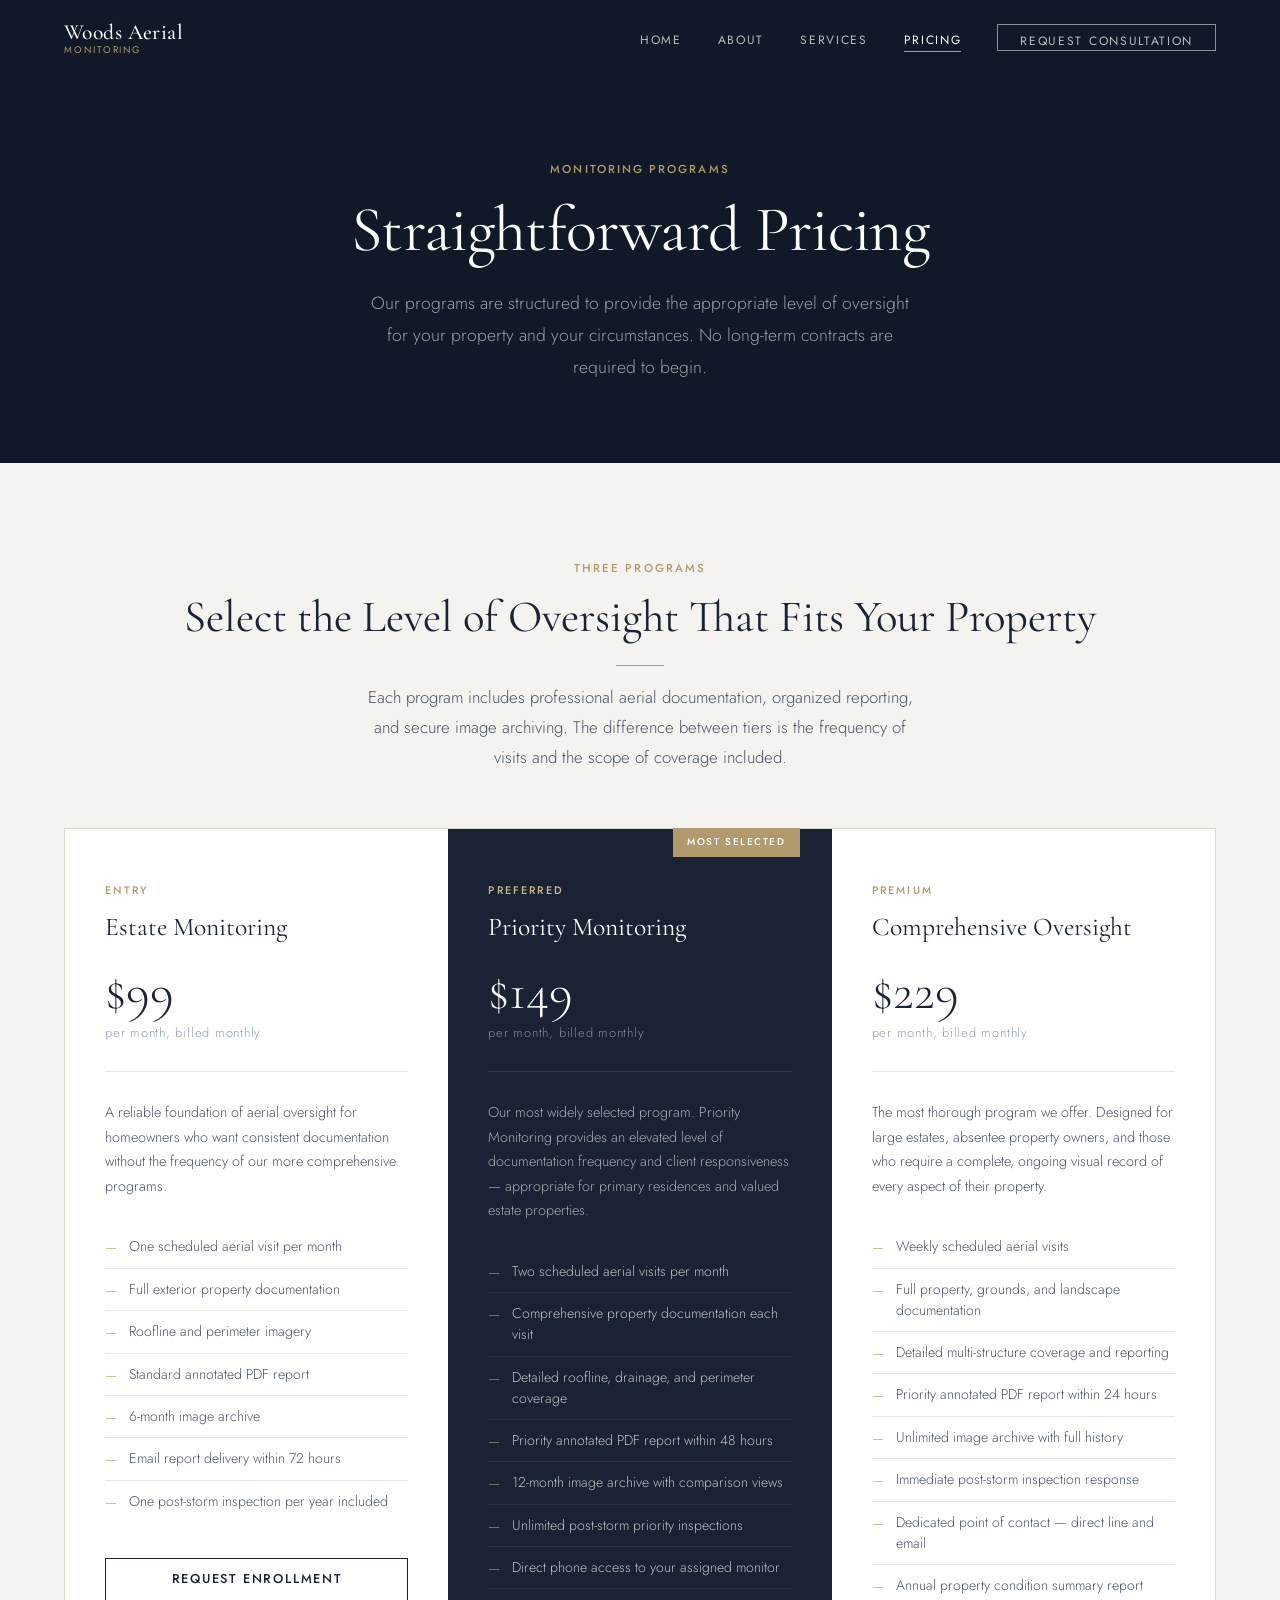
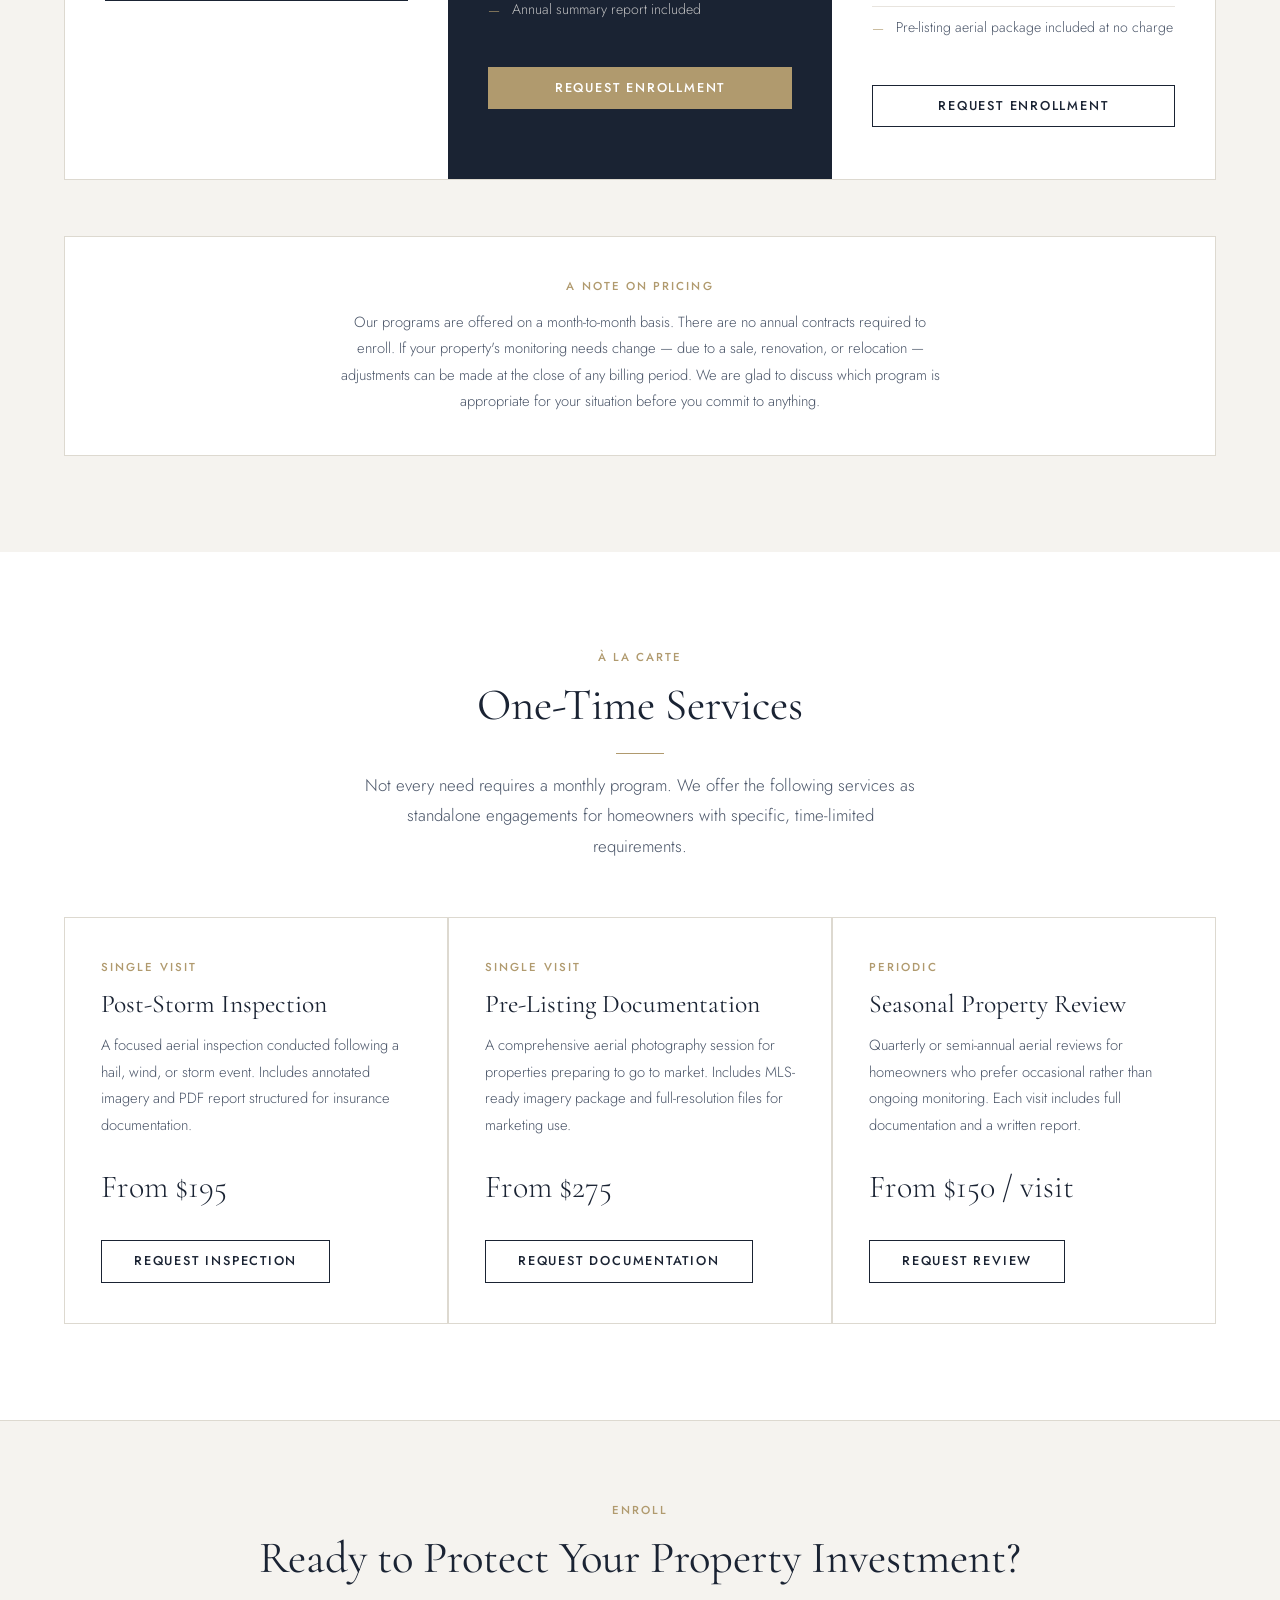
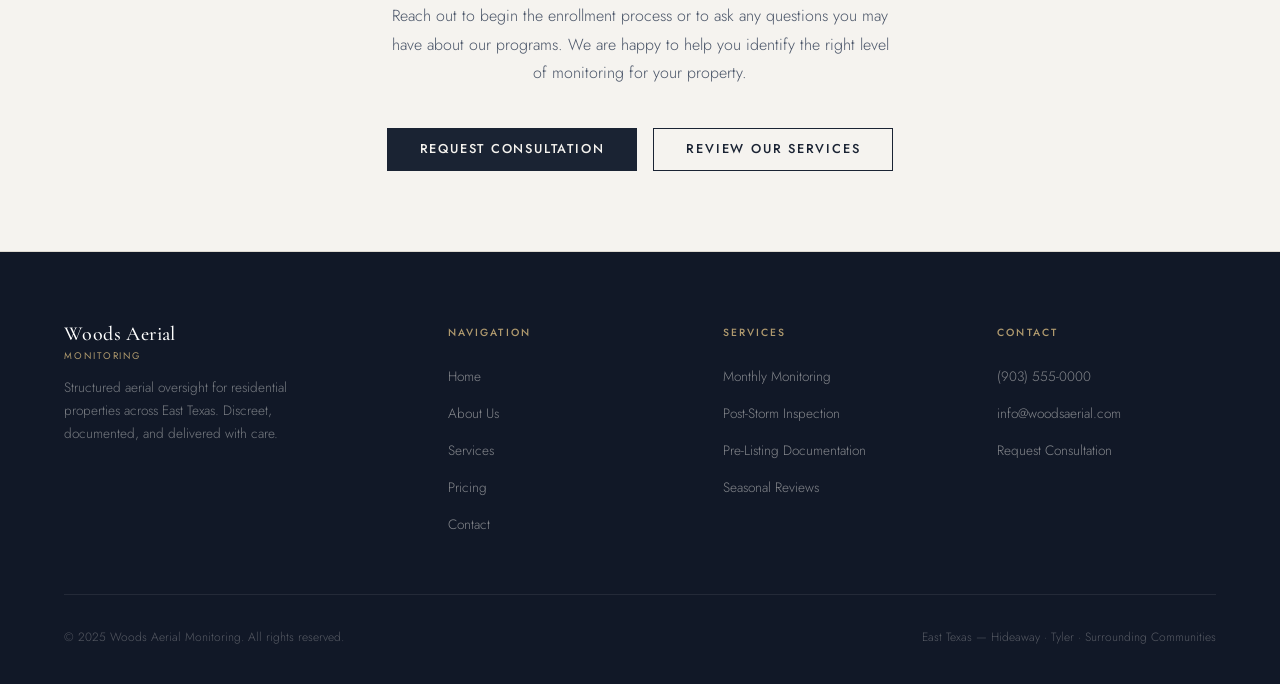
<file: pricing.html>
<!DOCTYPE html>
<html lang="en">
<head>
  <meta charset="UTF-8" />
  <meta name="viewport" content="width=device-width, initial-scale=1.0" />
  <meta name="description" content="Woods Aerial Monitoring pricing — Estate Monitoring, Priority Monitoring, and Comprehensive Oversight programs for East Texas homeowners." />
  <title>Pricing — Woods Aerial Monitoring</title>
  <link rel="icon" type="image/svg+xml" href="data:image/svg+xml,<svg xmlns='http://www.w3.org/2000/svg' viewBox='0 0 32 32'><rect width='32' height='32' fill='%231a2333'/><text y='22' x='4' font-size='20' fill='%23b09a6e'>W</text></svg>" />
  <link rel="stylesheet" href="css/styles.css" />
</head>
<body>

  <!-- NAVIGATION -->
  <nav id="navbar" class="scrolled" aria-label="Main navigation">
    <div class="nav-inner">
      <a href="index.html" class="nav-logo">
        <span class="nav-logo-main">Woods Aerial</span>
        <span class="nav-logo-sub">Monitoring</span>
      </a>
      <ul class="nav-links" role="list">
        <li><a href="index.html">Home</a></li>
        <li><a href="about.html">About</a></li>
        <li><a href="services.html">Services</a></li>
        <li><a href="pricing.html" class="active">Pricing</a></li>
        <li><a href="contact.html" class="btn btn-outline-light nav-cta">Request Consultation</a></li>
      </ul>
      <button class="nav-toggle" id="navToggle" aria-label="Open mobile menu">
        <span></span><span></span><span></span>
      </button>
    </div>
  </nav>

  <div class="nav-mobile" id="mobileNav" role="dialog" aria-label="Mobile menu">
    <a href="index.html">Home</a>
    <a href="about.html">About</a>
    <a href="services.html">Services</a>
    <a href="pricing.html">Pricing</a>
    <a href="contact.html">Contact</a>
  </div>


  <!-- PAGE HERO -->
  <header class="pricing-hero">
    <div class="container">
      <span class="eyebrow">Monitoring Programs</span>
      <h1>Straightforward Pricing</h1>
      <p>Our programs are structured to provide the appropriate level of oversight for your property and your circumstances. No long-term contracts are required to begin.</p>
    </div>
  </header>


  <!-- ══════════════════════════════
       PRICING SECTION
  ══════════════════════════════ -->
  <section class="pricing-section" aria-labelledby="pricing-heading">
    <div class="container">

      <div class="section-header fade-in">
        <span class="eyebrow">Three Programs</span>
        <h2 id="pricing-heading">Select the Level of Oversight That Fits Your Property</h2>
        <div class="divider" aria-hidden="true"></div>
        <p>Each program includes professional aerial documentation, organized reporting, and secure image archiving. The difference between tiers is the frequency of visits and the scope of coverage included.</p>
      </div>

      <div class="pricing-grid" role="list">

        <!-- ── TIER 1: Estate Monitoring ── -->
        <div class="pricing-card fade-in" role="listitem">
          <span class="pricing-tier">Entry</span>
          <h3>Estate Monitoring</h3>
          <div class="pricing-amount" aria-label="$99 per month">$99</div>
          <span class="pricing-period">per month, billed monthly</span>
          <div class="pricing-divider" aria-hidden="true"></div>
          <p class="pricing-desc">A reliable foundation of aerial oversight for homeowners who want consistent documentation without the frequency of our more comprehensive programs.</p>
          <ul class="pricing-list" aria-label="Estate Monitoring features">
            <li>One scheduled aerial visit per month</li>
            <li>Full exterior property documentation</li>
            <li>Roofline and perimeter imagery</li>
            <li>Standard annotated PDF report</li>
            <li>6-month image archive</li>
            <li>Email report delivery within 72 hours</li>
            <li>One post-storm inspection per year included</li>
          </ul>
          <a href="contact.html" class="btn btn-outline" style="width:100%; display:block; text-align:center;">Request Enrollment</a>
        </div>

        <!-- ── TIER 2: Priority Monitoring (featured) ── -->
        <div class="pricing-card featured fade-in fade-in-delay-1" role="listitem">
          <div class="pricing-badge">Most Selected</div>
          <span class="pricing-tier">Preferred</span>
          <h3>Priority Monitoring</h3>
          <div class="pricing-amount" aria-label="$149 per month">$149</div>
          <span class="pricing-period">per month, billed monthly</span>
          <div class="pricing-divider" aria-hidden="true"></div>
          <p class="pricing-desc">Our most widely selected program. Priority Monitoring provides an elevated level of documentation frequency and client responsiveness — appropriate for primary residences and valued estate properties.</p>
          <ul class="pricing-list" aria-label="Priority Monitoring features">
            <li>Two scheduled aerial visits per month</li>
            <li>Comprehensive property documentation each visit</li>
            <li>Detailed roofline, drainage, and perimeter coverage</li>
            <li>Priority annotated PDF report within 48 hours</li>
            <li>12-month image archive with comparison views</li>
            <li>Unlimited post-storm priority inspections</li>
            <li>Direct phone access to your assigned monitor</li>
            <li>Annual summary report included</li>
          </ul>
          <a href="contact.html" class="btn btn-gold" style="width:100%; display:block; text-align:center;">Request Enrollment</a>
        </div>

        <!-- ── TIER 3: Comprehensive Oversight ── -->
        <div class="pricing-card fade-in fade-in-delay-2" role="listitem">
          <span class="pricing-tier">Premium</span>
          <h3>Comprehensive Oversight</h3>
          <div class="pricing-amount" aria-label="$229 per month">$229</div>
          <span class="pricing-period">per month, billed monthly</span>
          <div class="pricing-divider" aria-hidden="true"></div>
          <p class="pricing-desc">The most thorough program we offer. Designed for large estates, absentee property owners, and those who require a complete, ongoing visual record of every aspect of their property.</p>
          <ul class="pricing-list" aria-label="Comprehensive Oversight features">
            <li>Weekly scheduled aerial visits</li>
            <li>Full property, grounds, and landscape documentation</li>
            <li>Detailed multi-structure coverage and reporting</li>
            <li>Priority annotated PDF report within 24 hours</li>
            <li>Unlimited image archive with full history</li>
            <li>Immediate post-storm inspection response</li>
            <li>Dedicated point of contact — direct line and email</li>
            <li>Annual property condition summary report</li>
            <li>Pre-listing aerial package included at no charge</li>
          </ul>
          <a href="contact.html" class="btn btn-outline" style="width:100%; display:block; text-align:center;">Request Enrollment</a>
        </div>

      </div>

      <!-- Pricing Note -->
      <div class="pricing-note fade-in">
        <span class="eyebrow" style="text-align:center; display:block;">A Note on Pricing</span>
        <p>Our programs are offered on a month-to-month basis. There are no annual contracts required to enroll. If your property's monitoring needs change — due to a sale, renovation, or relocation — adjustments can be made at the close of any billing period. We are glad to discuss which program is appropriate for your situation before you commit to anything.</p>
      </div>

    </div>
  </section>


  <!-- ══════════════════════════════
       ONE-TIME SERVICES
  ══════════════════════════════ -->
  <section style="background: var(--white); padding: var(--section-pad) 0;" aria-labelledby="onetime-heading">
    <div class="container">
      <div class="section-header fade-in">
        <span class="eyebrow">À La Carte</span>
        <h2 id="onetime-heading">One-Time Services</h2>
        <div class="divider" aria-hidden="true"></div>
        <p>Not every need requires a monthly program. We offer the following services as standalone engagements for homeowners with specific, time-limited requirements.</p>
      </div>

      <div style="display:grid; grid-template-columns: repeat(auto-fit, minmax(260px, 1fr)); gap:2px; background:#ddd9d0; border:1px solid #ddd9d0; margin-top:48px;">

        <div style="background:var(--white); padding:40px 36px;" class="fade-in">
          <span class="eyebrow">Single Visit</span>
          <h3 style="margin-bottom:12px;">Post-Storm Inspection</h3>
          <p style="font-size:0.92rem; margin-bottom:20px;">A focused aerial inspection conducted following a hail, wind, or storm event. Includes annotated imagery and PDF report structured for insurance documentation.</p>
          <p style="font-family: var(--font-heading); font-size:2rem; color:var(--navy); margin-bottom:24px;">From $195</p>
          <a href="contact.html" class="btn btn-outline">Request Inspection</a>
        </div>

        <div style="background:var(--white); padding:40px 36px;" class="fade-in fade-in-delay-1">
          <span class="eyebrow">Single Visit</span>
          <h3 style="margin-bottom:12px;">Pre-Listing Documentation</h3>
          <p style="font-size:0.92rem; margin-bottom:20px;">A comprehensive aerial photography session for properties preparing to go to market. Includes MLS-ready imagery package and full-resolution files for marketing use.</p>
          <p style="font-family: var(--font-heading); font-size:2rem; color:var(--navy); margin-bottom:24px;">From $275</p>
          <a href="contact.html" class="btn btn-outline">Request Documentation</a>
        </div>

        <div style="background:var(--white); padding:40px 36px;" class="fade-in fade-in-delay-2">
          <span class="eyebrow">Periodic</span>
          <h3 style="margin-bottom:12px;">Seasonal Property Review</h3>
          <p style="font-size:0.92rem; margin-bottom:20px;">Quarterly or semi-annual aerial reviews for homeowners who prefer occasional rather than ongoing monitoring. Each visit includes full documentation and a written report.</p>
          <p style="font-family: var(--font-heading); font-size:2rem; color:var(--navy); margin-bottom:24px;">From $150 / visit</p>
          <a href="contact.html" class="btn btn-outline">Request Review</a>
        </div>

      </div>
    </div>
  </section>


  <!-- CTA -->
  <section class="cta-banner">
    <div class="container">
      <span class="eyebrow">Enroll</span>
      <h2>Ready to Protect Your Property Investment?</h2>
      <p>Reach out to begin the enrollment process or to ask any questions you may have about our programs. We are happy to help you identify the right level of monitoring for your property.</p>
      <div class="btn-group">
        <a href="contact.html" class="btn btn-primary">Request Consultation</a>
        <a href="services.html" class="btn btn-outline">Review Our Services</a>
      </div>
    </div>
  </section>


  <!-- FOOTER -->
  <footer role="contentinfo">
    <div class="container">
      <div class="footer-grid">
        <div class="footer-brand">
          <div class="nav-logo">
            <span class="nav-logo-main">Woods Aerial</span>
            <span class="nav-logo-sub">Monitoring</span>
          </div>
          <p>Structured aerial oversight for residential properties across East Texas. Discreet, documented, and delivered with care.</p>
        </div>
        <div class="footer-col">
          <h5>Navigation</h5>
          <ul role="list">
            <li><a href="index.html">Home</a></li>
            <li><a href="about.html">About Us</a></li>
            <li><a href="services.html">Services</a></li>
            <li><a href="pricing.html">Pricing</a></li>
            <li><a href="contact.html">Contact</a></li>
          </ul>
        </div>
        <div class="footer-col">
          <h5>Services</h5>
          <ul role="list">
            <li><a href="services.html#monthly">Monthly Monitoring</a></li>
            <li><a href="services.html#storm">Post-Storm Inspection</a></li>
            <li><a href="services.html#listing">Pre-Listing Documentation</a></li>
            <li><a href="services.html#seasonal">Seasonal Reviews</a></li>
          </ul>
        </div>
        <div class="footer-col">
          <h5>Contact</h5>
          <ul role="list">
            <li><a href="tel:+19035550000">(903) 555-0000</a></li>
            <li><a href="mailto:info@woodsaerial.com">info@woodsaerial.com</a></li>
            <li><a href="contact.html">Request Consultation</a></li>
          </ul>
        </div>
      </div>
      <div class="footer-bottom">
        <p>&copy; 2025 Woods Aerial Monitoring. All rights reserved.</p>
        <p>East Texas — Hideaway &middot; Tyler &middot; Surrounding Communities</p>
      </div>
    </div>
  </footer>

  <script src="js/main.js"></script>
</body>
</html>
</file>
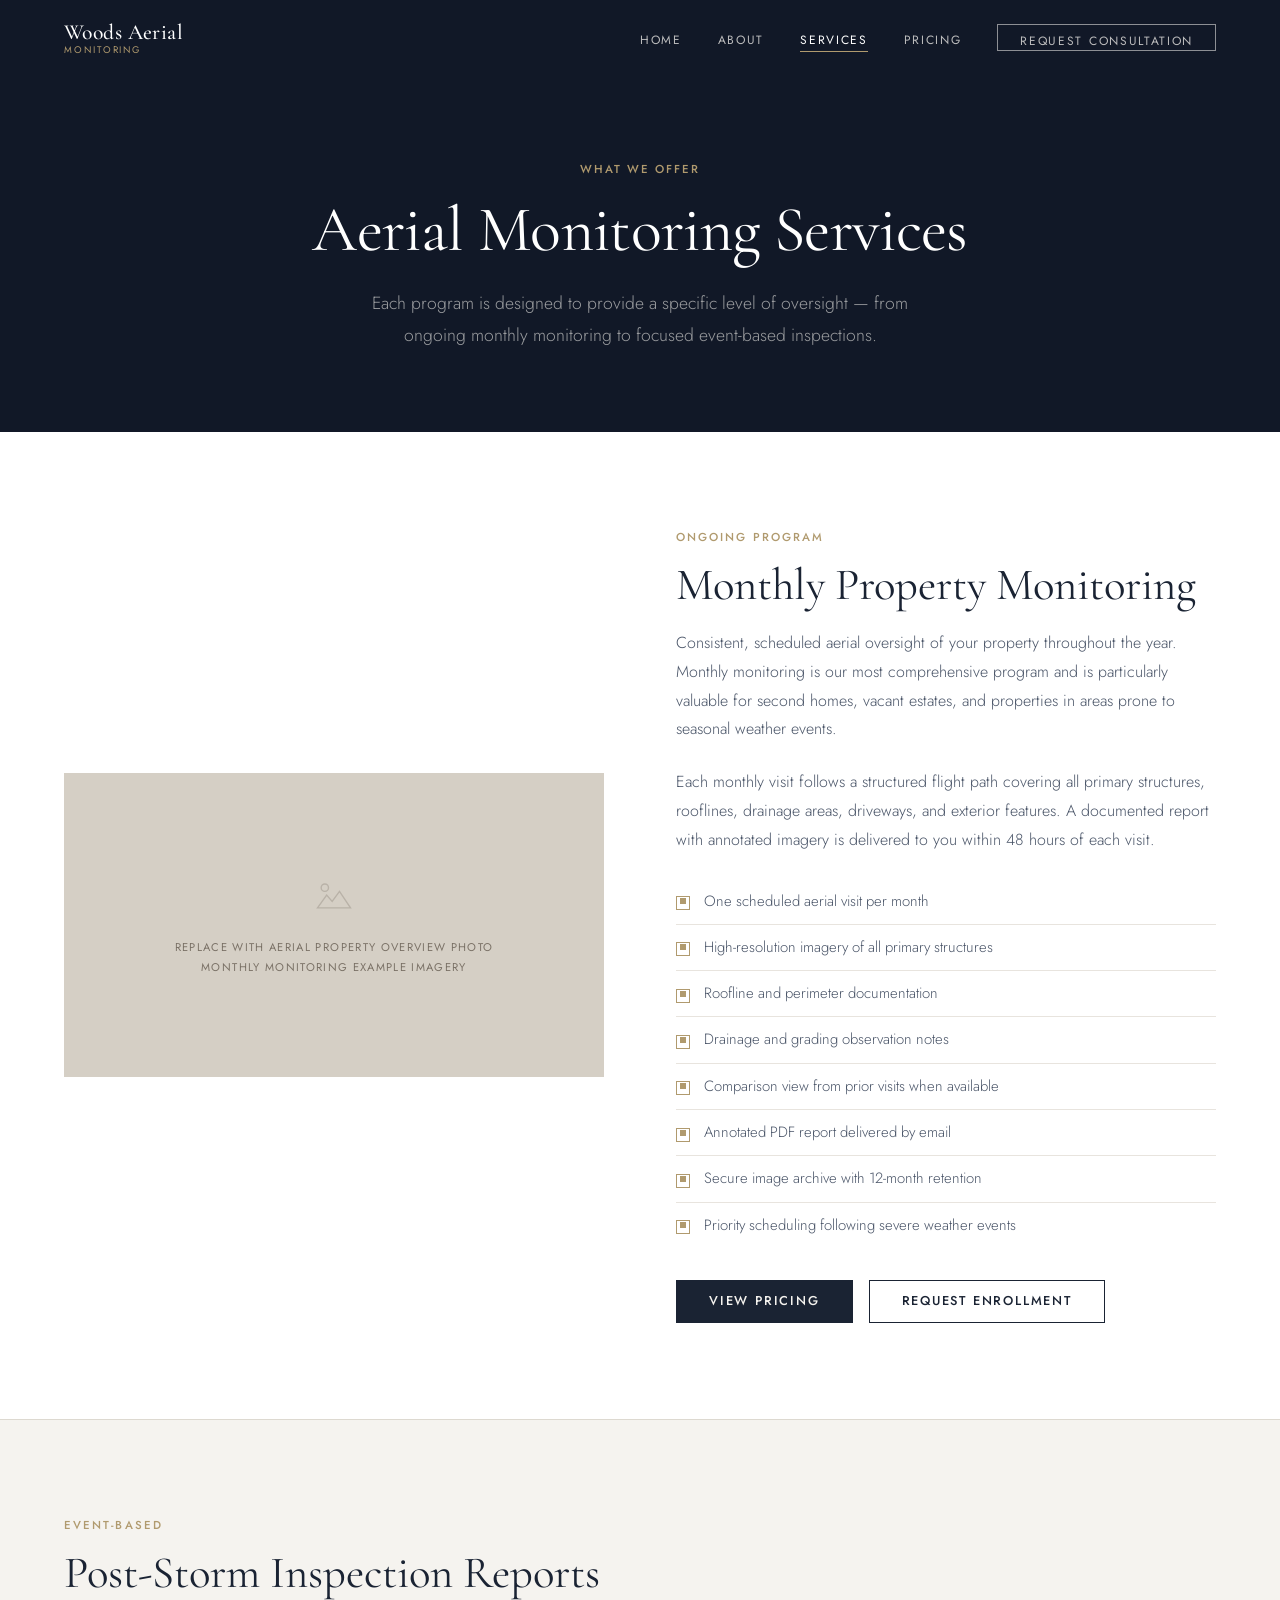
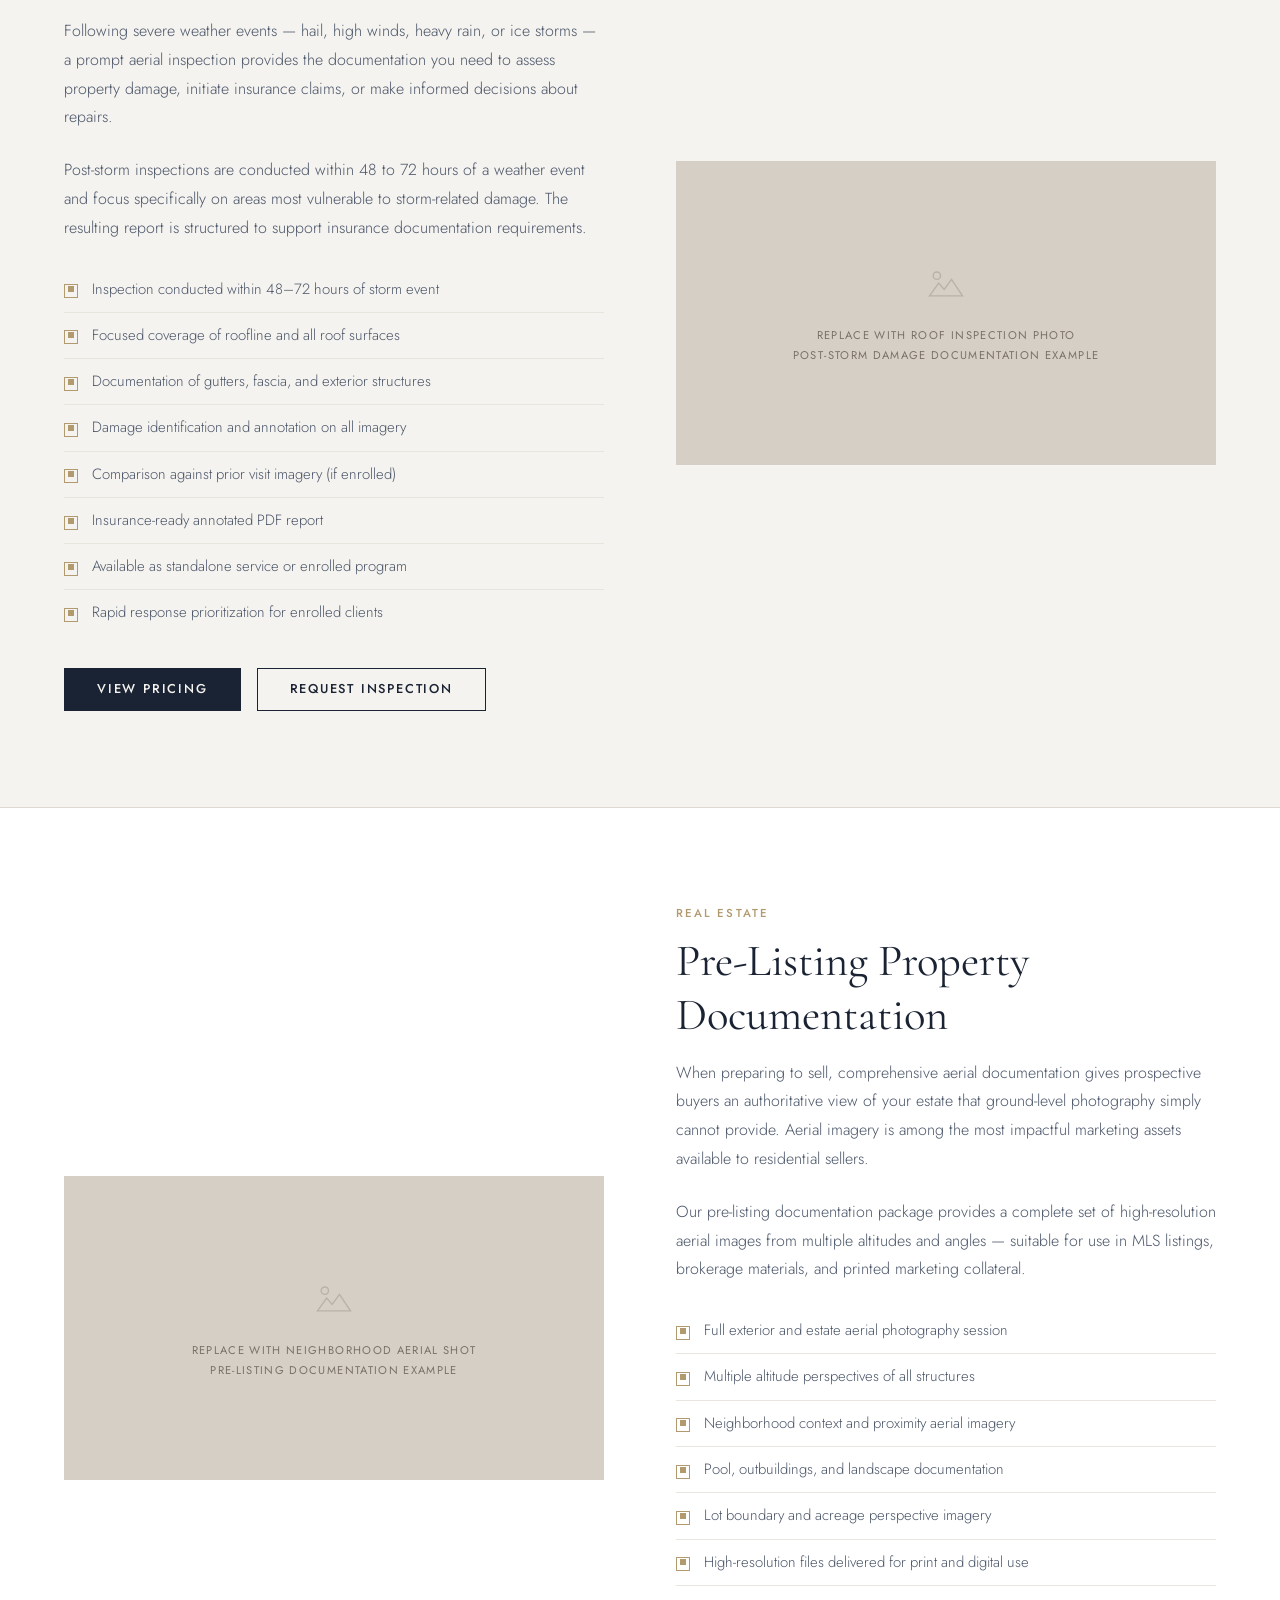
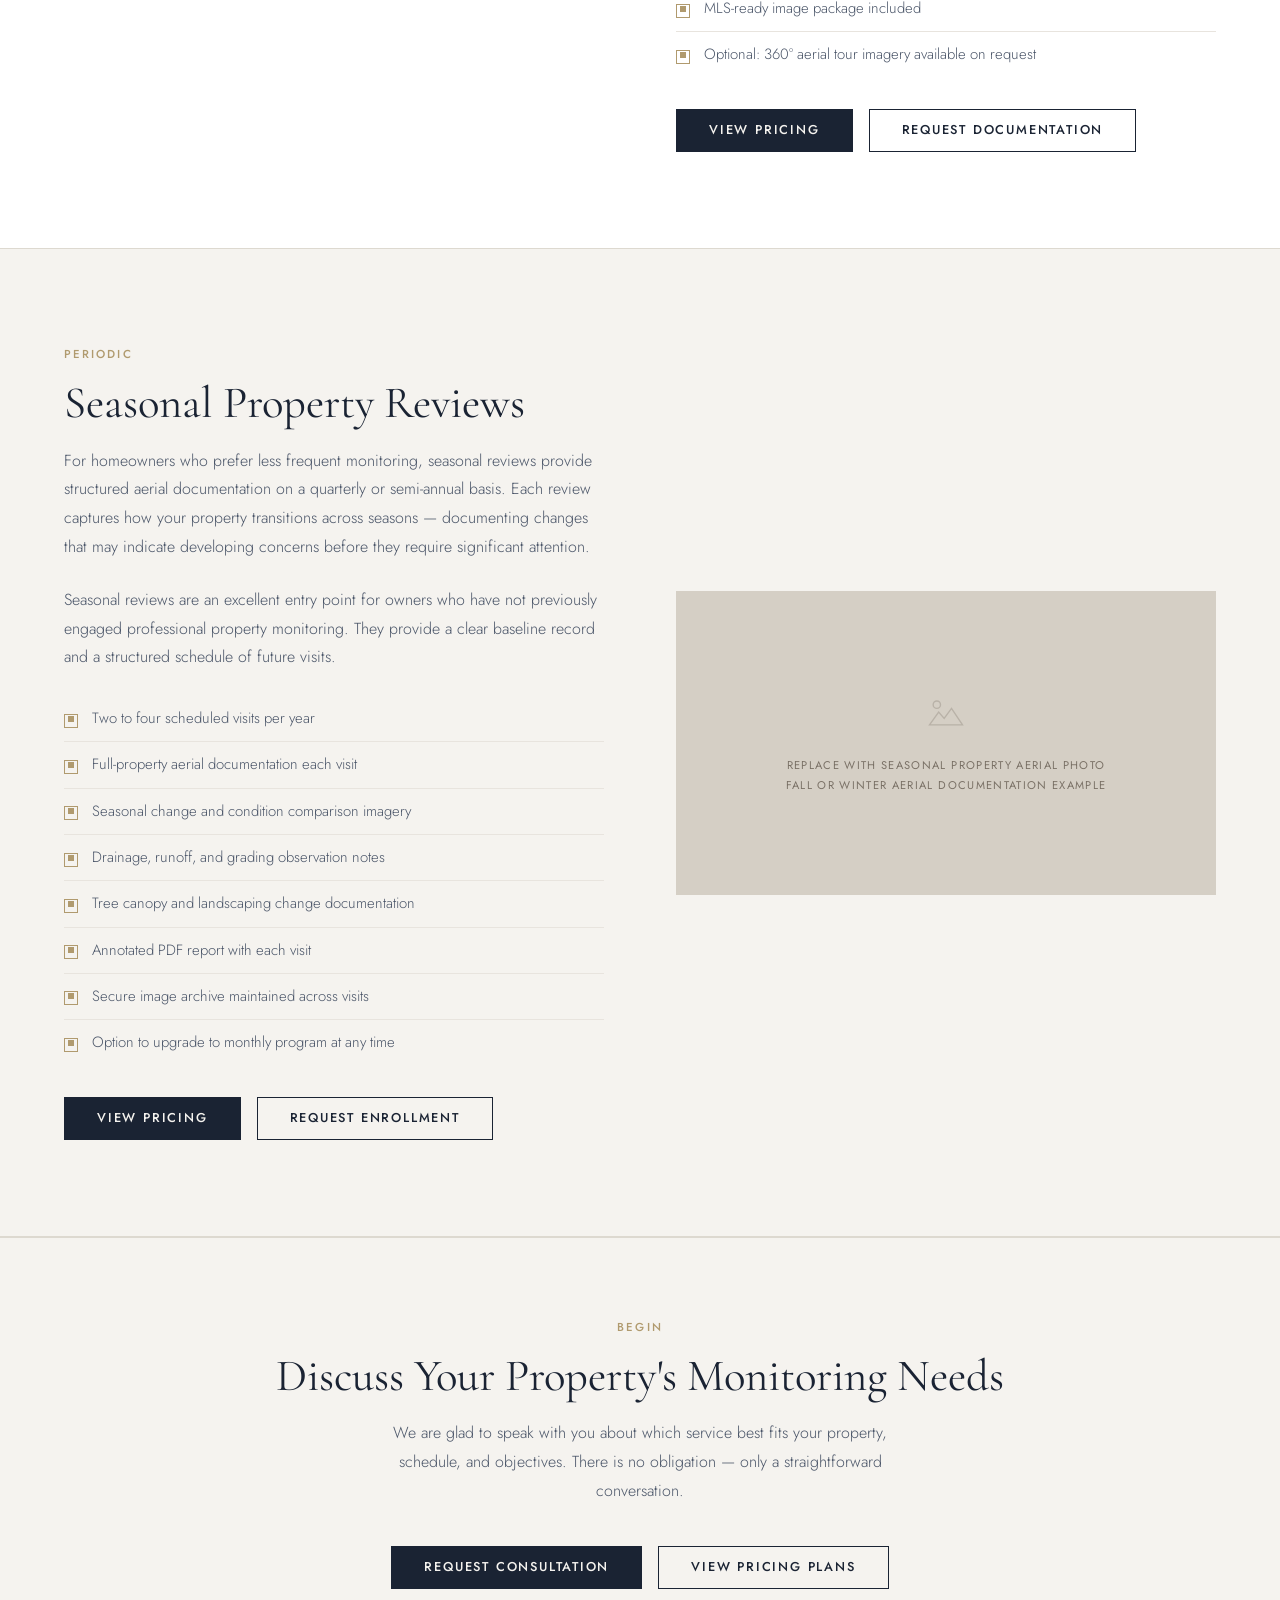
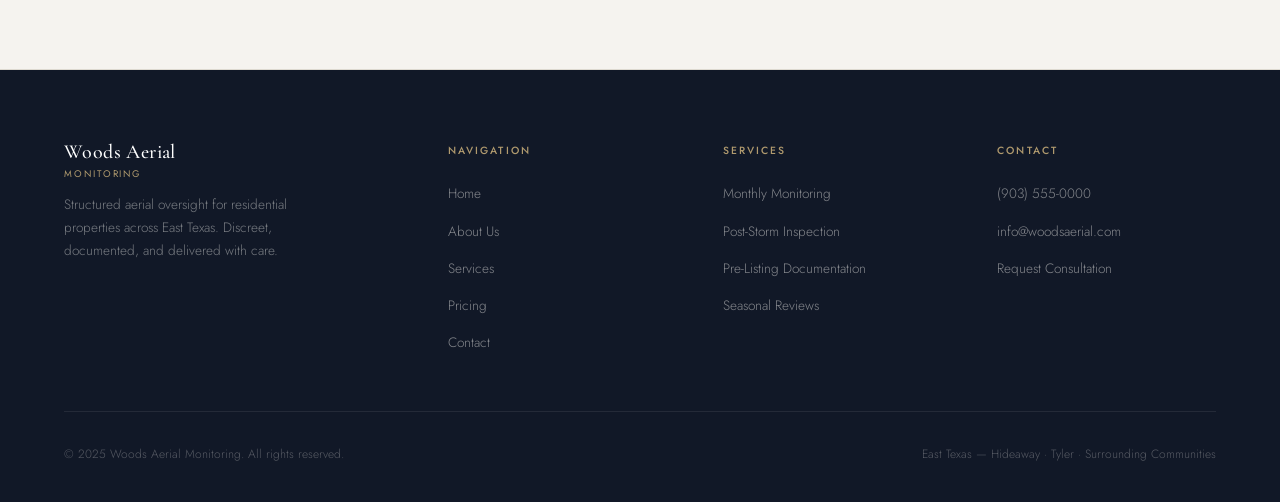
<file: services.html>
<!DOCTYPE html>
<html lang="en">
<head>
  <meta charset="UTF-8" />
  <meta name="viewport" content="width=device-width, initial-scale=1.0" />
  <meta name="description" content="Woods Aerial Monitoring services — monthly property monitoring, post-storm inspections, pre-listing documentation, and seasonal reviews for East Texas homeowners." />
  <title>Services — Woods Aerial Monitoring</title>
  <link rel="icon" type="image/svg+xml" href="data:image/svg+xml,<svg xmlns='http://www.w3.org/2000/svg' viewBox='0 0 32 32'><rect width='32' height='32' fill='%231a2333'/><text y='22' x='4' font-size='20' fill='%23b09a6e'>W</text></svg>" />
  <link rel="stylesheet" href="css/styles.css" />
  <style>
    /* Services page specific enhancements */
    .service-list li {
      position: relative;
      padding-left: 28px;
    }
    .service-list li::before {
      content: '';
      position: absolute;
      left: 0;
      top: 50%;
      transform: translateY(-50%);
      width: 14px;
      height: 14px;
      border: 1px solid var(--gold);
      background: transparent;
    }
    .service-list li::after {
      content: '';
      position: absolute;
      left: 4px;
      top: 50%;
      transform: translateY(-50%);
      width: 6px;
      height: 6px;
      background: var(--gold);
    }
  </style>
</head>
<body>

  <!-- NAVIGATION -->
  <nav id="navbar" class="scrolled" aria-label="Main navigation">
    <div class="nav-inner">
      <a href="index.html" class="nav-logo">
        <span class="nav-logo-main">Woods Aerial</span>
        <span class="nav-logo-sub">Monitoring</span>
      </a>
      <ul class="nav-links" role="list">
        <li><a href="index.html">Home</a></li>
        <li><a href="about.html">About</a></li>
        <li><a href="services.html" class="active">Services</a></li>
        <li><a href="pricing.html">Pricing</a></li>
        <li><a href="contact.html" class="btn btn-outline-light nav-cta">Request Consultation</a></li>
      </ul>
      <button class="nav-toggle" id="navToggle" aria-label="Open mobile menu">
        <span></span><span></span><span></span>
      </button>
    </div>
  </nav>

  <div class="nav-mobile" id="mobileNav" role="dialog" aria-label="Mobile menu">
    <a href="index.html">Home</a>
    <a href="about.html">About</a>
    <a href="services.html">Services</a>
    <a href="pricing.html">Pricing</a>
    <a href="contact.html">Contact</a>
  </div>


  <!-- PAGE HERO -->
  <header class="services-hero">
    <div class="container">
      <span class="eyebrow">What We Offer</span>
      <h1>Aerial Monitoring Services</h1>
      <p>Each program is designed to provide a specific level of oversight — from ongoing monthly monitoring to focused event-based inspections.</p>
    </div>
  </header>


  <!-- ══════════════════════════════
       SERVICE 1 — MONTHLY MONITORING
  ══════════════════════════════ -->
  <section class="service-detail" id="monthly" aria-labelledby="service1-heading">
    <div class="container">
      <div class="service-detail-grid">

        <div class="service-detail-text fade-in">
          <span class="eyebrow">Ongoing Program</span>
          <h2 id="service1-heading">Monthly Property Monitoring</h2>
          <p>Consistent, scheduled aerial oversight of your property throughout the year. Monthly monitoring is our most comprehensive program and is particularly valuable for second homes, vacant estates, and properties in areas prone to seasonal weather events.</p>
          <p>Each monthly visit follows a structured flight path covering all primary structures, rooflines, drainage areas, driveways, and exterior features. A documented report with annotated imagery is delivered to you within 48 hours of each visit.</p>

          <ul class="service-list" aria-label="What you receive">
            <li>One scheduled aerial visit per month</li>
            <li>High-resolution imagery of all primary structures</li>
            <li>Roofline and perimeter documentation</li>
            <li>Drainage and grading observation notes</li>
            <li>Comparison view from prior visits when available</li>
            <li>Annotated PDF report delivered by email</li>
            <li>Secure image archive with 12-month retention</li>
            <li>Priority scheduling following severe weather events</li>
          </ul>

          <div style="margin-top:32px; display:flex; gap:16px; flex-wrap:wrap;">
            <a href="pricing.html" class="btn btn-primary">View Pricing</a>
            <a href="contact.html" class="btn btn-outline">Request Enrollment</a>
          </div>
        </div>

        <div class="fade-in fade-in-delay-1">
          <!-- PLACEHOLDER: Replace with monthly monitoring aerial photo -->
          <div class="img-placeholder img-service-ph">
            <div class="img-placeholder-inner">
              <svg viewBox="0 0 48 48" fill="none" xmlns="http://www.w3.org/2000/svg" aria-hidden="true">
                <path d="M6 38L16 24L22 31L30 20L42 38H6Z" stroke="#7a7166" stroke-width="1.5" fill="none"/>
                <circle cx="14" cy="16" r="4" stroke="#7a7166" stroke-width="1.5"/>
              </svg>
              <p>Replace with aerial property overview photo<br/>Monthly monitoring example imagery</p>
            </div>
          </div>
        </div>

      </div>
    </div>
  </section>


  <!-- ══════════════════════════════
       SERVICE 2 — POST-STORM
  ══════════════════════════════ -->
  <section class="service-detail" id="storm" aria-labelledby="service2-heading">
    <div class="container">
      <div class="service-detail-grid">

        <div class="service-detail-text fade-in">
          <span class="eyebrow">Event-Based</span>
          <h2 id="service2-heading">Post-Storm Inspection Reports</h2>
          <p>Following severe weather events — hail, high winds, heavy rain, or ice storms — a prompt aerial inspection provides the documentation you need to assess property damage, initiate insurance claims, or make informed decisions about repairs.</p>
          <p>Post-storm inspections are conducted within 48 to 72 hours of a weather event and focus specifically on areas most vulnerable to storm-related damage. The resulting report is structured to support insurance documentation requirements.</p>

          <ul class="service-list" aria-label="What you receive">
            <li>Inspection conducted within 48–72 hours of storm event</li>
            <li>Focused coverage of roofline and all roof surfaces</li>
            <li>Documentation of gutters, fascia, and exterior structures</li>
            <li>Damage identification and annotation on all imagery</li>
            <li>Comparison against prior visit imagery (if enrolled)</li>
            <li>Insurance-ready annotated PDF report</li>
            <li>Available as standalone service or enrolled program</li>
            <li>Rapid response prioritization for enrolled clients</li>
          </ul>

          <div style="margin-top:32px; display:flex; gap:16px; flex-wrap:wrap;">
            <a href="pricing.html" class="btn btn-primary">View Pricing</a>
            <a href="contact.html" class="btn btn-outline">Request Inspection</a>
          </div>
        </div>

        <div class="fade-in fade-in-delay-1">
          <!-- PLACEHOLDER: Replace with post-storm roof inspection photo -->
          <div class="img-placeholder img-service-ph">
            <div class="img-placeholder-inner">
              <svg viewBox="0 0 48 48" fill="none" xmlns="http://www.w3.org/2000/svg" aria-hidden="true">
                <path d="M6 38L16 24L22 31L30 20L42 38H6Z" stroke="#7a7166" stroke-width="1.5" fill="none"/>
                <circle cx="14" cy="16" r="4" stroke="#7a7166" stroke-width="1.5"/>
              </svg>
              <p>Replace with roof inspection photo<br/>Post-storm damage documentation example</p>
            </div>
          </div>
        </div>

      </div>
    </div>
  </section>


  <!-- ══════════════════════════════
       SERVICE 3 — PRE-LISTING
  ══════════════════════════════ -->
  <section class="service-detail" id="listing" aria-labelledby="service3-heading">
    <div class="container">
      <div class="service-detail-grid">

        <div class="service-detail-text fade-in">
          <span class="eyebrow">Real Estate</span>
          <h2 id="service3-heading">Pre-Listing Property Documentation</h2>
          <p>When preparing to sell, comprehensive aerial documentation gives prospective buyers an authoritative view of your estate that ground-level photography simply cannot provide. Aerial imagery is among the most impactful marketing assets available to residential sellers.</p>
          <p>Our pre-listing documentation package provides a complete set of high-resolution aerial images from multiple altitudes and angles — suitable for use in MLS listings, brokerage materials, and printed marketing collateral.</p>

          <ul class="service-list" aria-label="What you receive">
            <li>Full exterior and estate aerial photography session</li>
            <li>Multiple altitude perspectives of all structures</li>
            <li>Neighborhood context and proximity aerial imagery</li>
            <li>Pool, outbuildings, and landscape documentation</li>
            <li>Lot boundary and acreage perspective imagery</li>
            <li>High-resolution files delivered for print and digital use</li>
            <li>MLS-ready image package included</li>
            <li>Optional: 360° aerial tour imagery available on request</li>
          </ul>

          <div style="margin-top:32px; display:flex; gap:16px; flex-wrap:wrap;">
            <a href="pricing.html" class="btn btn-primary">View Pricing</a>
            <a href="contact.html" class="btn btn-outline">Request Documentation</a>
          </div>
        </div>

        <div class="fade-in fade-in-delay-1">
          <!-- PLACEHOLDER: Replace with pre-listing aerial property photo -->
          <div class="img-placeholder img-service-ph">
            <div class="img-placeholder-inner">
              <svg viewBox="0 0 48 48" fill="none" xmlns="http://www.w3.org/2000/svg" aria-hidden="true">
                <path d="M6 38L16 24L22 31L30 20L42 38H6Z" stroke="#7a7166" stroke-width="1.5" fill="none"/>
                <circle cx="14" cy="16" r="4" stroke="#7a7166" stroke-width="1.5"/>
              </svg>
              <p>Replace with neighborhood aerial shot<br/>Pre-listing documentation example</p>
            </div>
          </div>
        </div>

      </div>
    </div>
  </section>


  <!-- ══════════════════════════════
       SERVICE 4 — SEASONAL REVIEWS
  ══════════════════════════════ -->
  <section class="service-detail" id="seasonal" aria-labelledby="service4-heading">
    <div class="container">
      <div class="service-detail-grid">

        <div class="service-detail-text fade-in">
          <span class="eyebrow">Periodic</span>
          <h2 id="service4-heading">Seasonal Property Reviews</h2>
          <p>For homeowners who prefer less frequent monitoring, seasonal reviews provide structured aerial documentation on a quarterly or semi-annual basis. Each review captures how your property transitions across seasons — documenting changes that may indicate developing concerns before they require significant attention.</p>
          <p>Seasonal reviews are an excellent entry point for owners who have not previously engaged professional property monitoring. They provide a clear baseline record and a structured schedule of future visits.</p>

          <ul class="service-list" aria-label="What you receive">
            <li>Two to four scheduled visits per year</li>
            <li>Full-property aerial documentation each visit</li>
            <li>Seasonal change and condition comparison imagery</li>
            <li>Drainage, runoff, and grading observation notes</li>
            <li>Tree canopy and landscaping change documentation</li>
            <li>Annotated PDF report with each visit</li>
            <li>Secure image archive maintained across visits</li>
            <li>Option to upgrade to monthly program at any time</li>
          </ul>

          <div style="margin-top:32px; display:flex; gap:16px; flex-wrap:wrap;">
            <a href="pricing.html" class="btn btn-primary">View Pricing</a>
            <a href="contact.html" class="btn btn-outline">Request Enrollment</a>
          </div>
        </div>

        <div class="fade-in fade-in-delay-1">
          <!-- PLACEHOLDER: Replace with seasonal aerial landscape photo -->
          <div class="img-placeholder img-service-ph">
            <div class="img-placeholder-inner">
              <svg viewBox="0 0 48 48" fill="none" xmlns="http://www.w3.org/2000/svg" aria-hidden="true">
                <path d="M6 38L16 24L22 31L30 20L42 38H6Z" stroke="#7a7166" stroke-width="1.5" fill="none"/>
                <circle cx="14" cy="16" r="4" stroke="#7a7166" stroke-width="1.5"/>
              </svg>
              <p>Replace with seasonal property aerial photo<br/>Fall or winter aerial documentation example</p>
            </div>
          </div>
        </div>

      </div>
    </div>
  </section>


  <!-- CTA -->
  <section class="cta-banner">
    <div class="container">
      <span class="eyebrow">Begin</span>
      <h2>Discuss Your Property's Monitoring Needs</h2>
      <p>We are glad to speak with you about which service best fits your property, schedule, and objectives. There is no obligation — only a straightforward conversation.</p>
      <div class="btn-group">
        <a href="contact.html" class="btn btn-primary">Request Consultation</a>
        <a href="pricing.html" class="btn btn-outline">View Pricing Plans</a>
      </div>
    </div>
  </section>


  <!-- FOOTER -->
  <footer role="contentinfo">
    <div class="container">
      <div class="footer-grid">
        <div class="footer-brand">
          <div class="nav-logo">
            <span class="nav-logo-main">Woods Aerial</span>
            <span class="nav-logo-sub">Monitoring</span>
          </div>
          <p>Structured aerial oversight for residential properties across East Texas. Discreet, documented, and delivered with care.</p>
        </div>
        <div class="footer-col">
          <h5>Navigation</h5>
          <ul role="list">
            <li><a href="index.html">Home</a></li>
            <li><a href="about.html">About Us</a></li>
            <li><a href="services.html">Services</a></li>
            <li><a href="pricing.html">Pricing</a></li>
            <li><a href="contact.html">Contact</a></li>
          </ul>
        </div>
        <div class="footer-col">
          <h5>Services</h5>
          <ul role="list">
            <li><a href="services.html#monthly">Monthly Monitoring</a></li>
            <li><a href="services.html#storm">Post-Storm Inspection</a></li>
            <li><a href="services.html#listing">Pre-Listing Documentation</a></li>
            <li><a href="services.html#seasonal">Seasonal Reviews</a></li>
          </ul>
        </div>
        <div class="footer-col">
          <h5>Contact</h5>
          <ul role="list">
            <li><a href="tel:+19035550000">(903) 555-0000</a></li>
            <li><a href="mailto:info@woodsaerial.com">info@woodsaerial.com</a></li>
            <li><a href="contact.html">Request Consultation</a></li>
          </ul>
        </div>
      </div>
      <div class="footer-bottom">
        <p>&copy; 2025 Woods Aerial Monitoring. All rights reserved.</p>
        <p>East Texas — Hideaway &middot; Tyler &middot; Surrounding Communities</p>
      </div>
    </div>
  </footer>

  <script src="js/main.js"></script>
</body>
</html>
</file>
<file: css/styles.css>
/* ============================================================
   Woods Aerial Monitoring — styles.css
   Palette: Deep Navy · Charcoal · Off-White · Muted Gold
   Fonts: Cormorant Garamond (headings) · Jost (body)
   ============================================================ */

/* ── Google Fonts ── */
@import url('https://fonts.googleapis.com/css2?family=Cormorant+Garamond:ital,wght@0,300;0,400;0,500;0,600;1,300;1,400&family=Jost:wght@300;400;500;600&display=swap');

/* ── CSS Variables ── */
:root {
  --navy:      #1a2333;
  --navy-deep: #111827;
  --charcoal:  #2e3440;
  --slate:     #4a5568;
  --mid-gray:  #8a9ab0;
  --light-gray:#c8d0db;
  --off-white: #f5f3ef;
  --white:     #ffffff;
  --gold:      #b09a6e;
  --gold-light:#c8b48a;

  --font-heading: 'Cormorant Garamond', Georgia, serif;
  --font-body:    'Jost', 'Helvetica Neue', sans-serif;

  --max-width: 1160px;
  --section-pad: 96px;
  --transition: 0.3s ease;
}

/* ── Reset & Base ── */
*, *::before, *::after { box-sizing: border-box; margin: 0; padding: 0; }

html { scroll-behavior: smooth; font-size: 16px; }

body {
  font-family: var(--font-body);
  font-weight: 300;
  color: var(--charcoal);
  background: var(--off-white);
  line-height: 1.7;
  -webkit-font-smoothing: antialiased;
}

img { display: block; max-width: 100%; height: auto; }

a { color: inherit; text-decoration: none; }

ul { list-style: none; }

/* ── Typography ── */
h1, h2, h3, h4 {
  font-family: var(--font-heading);
  font-weight: 400;
  line-height: 1.2;
  color: var(--navy);
}

h1 { font-size: clamp(2.8rem, 5vw, 4.5rem); letter-spacing: -0.01em; }
h2 { font-size: clamp(2rem, 3.5vw, 3rem); }
h3 { font-size: clamp(1.3rem, 2vw, 1.75rem); }
h4 { font-size: 1.15rem; font-family: var(--font-body); font-weight: 500; letter-spacing: 0.08em; text-transform: uppercase; color: var(--gold); }

p { font-size: 1rem; color: var(--slate); line-height: 1.8; }

.eyebrow {
  display: block;
  font-family: var(--font-body);
  font-size: 0.72rem;
  font-weight: 500;
  letter-spacing: 0.18em;
  text-transform: uppercase;
  color: var(--gold);
  margin-bottom: 0.75rem;
}

/* ── Layout Helpers ── */
.container {
  width: 90%;
  max-width: var(--max-width);
  margin: 0 auto;
}

section { padding: var(--section-pad) 0; }

.section-header { text-align: center; margin-bottom: 56px; }
.section-header p { max-width: 560px; margin: 1rem auto 0; font-size: 1.05rem; }

.divider {
  width: 48px;
  height: 1px;
  background: var(--gold);
  margin: 20px auto 0;
}

/* ── Buttons ── */
.btn {
  display: inline-flex;
  align-items: center;
  justify-content: center;
  font-family: var(--font-body);
  font-size: 0.8rem;
  font-weight: 500;
  letter-spacing: 0.14em;
  text-transform: uppercase;
  padding: 14px 32px;
  border: 1px solid transparent;
  cursor: pointer;
  transition: background var(--transition), color var(--transition), border-color var(--transition);
  white-space: nowrap;
  text-align: center;
  line-height: 1;
  box-sizing: border-box;
}

.btn-primary {
  background: var(--navy);
  color: var(--off-white);
  border-color: var(--navy);
}
.btn-primary:hover {
  background: var(--navy-deep);
  border-color: var(--navy-deep);
}

.btn-outline {
  background: transparent;
  color: var(--navy);
  border-color: var(--navy);
}
.btn-outline:hover {
  background: var(--navy);
  color: var(--off-white);
}

.btn-outline-light {
  background: transparent;
  color: var(--off-white);
  border-color: rgba(245,243,239,0.55);
}
.btn-outline-light:hover {
  background: rgba(245,243,239,0.12);
  border-color: var(--off-white);
}

.btn-gold {
  background: var(--gold);
  color: var(--white);
  border-color: var(--gold);
}
.btn-gold:hover {
  background: var(--gold-light);
  border-color: var(--gold-light);
}

/* ── Navigation ── */
#navbar {
  position: fixed;
  top: 0;
  left: 0;
  width: 100%;
  z-index: 1000;
  transition: background var(--transition), box-shadow var(--transition), padding var(--transition);
  padding: 22px 0;
}

#navbar.scrolled {
  background: var(--navy-deep);
  box-shadow: 0 2px 20px rgba(0,0,0,0.18);
  padding: 14px 0;
}

#navbar.transparent { background: transparent; }

.nav-inner {
  display: flex;
  align-items: center;
  justify-content: space-between;
  width: 90%;
  max-width: var(--max-width);
  margin: 0 auto;
}

.nav-logo {
  display: flex;
  flex-direction: column;
  gap: 2px;
}

.nav-logo-main {
  font-family: var(--font-heading);
  font-size: 1.35rem;
  font-weight: 500;
  color: var(--white);
  letter-spacing: 0.02em;
  line-height: 1;
}

.nav-logo-sub {
  font-family: var(--font-body);
  font-size: 0.6rem;
  font-weight: 400;
  letter-spacing: 0.2em;
  text-transform: uppercase;
  color: var(--gold);
  line-height: 1;
}

.nav-links {
  display: flex;
  align-items: center;
  gap: 36px;
}

.nav-links a {
  font-family: var(--font-body);
  font-size: 0.75rem;
  font-weight: 400;
  letter-spacing: 0.14em;
  text-transform: uppercase;
  color: rgba(245,243,239,0.75);
  transition: color var(--transition);
  position: relative;
  padding-bottom: 3px;
}

.nav-links a::after {
  content: '';
  position: absolute;
  bottom: 0;
  left: 0;
  width: 0;
  height: 1px;
  background: var(--gold);
  transition: width var(--transition);
}

.nav-links a:hover,
.nav-links a.active {
  color: var(--white);
}

.nav-links a:hover::after,
.nav-links a.active::after {
  width: 100%;
}

.nav-cta {
  padding: 10px 22px;
  font-size: 0.7rem;
}

/* ── Hamburger ── */
.nav-toggle {
  display: none;
  flex-direction: column;
  gap: 5px;
  cursor: pointer;
  padding: 4px;
  background: none;
  border: none;
}

.nav-toggle span {
  display: block;
  width: 24px;
  height: 1.5px;
  background: var(--white);
  transition: transform var(--transition), opacity var(--transition);
}

.nav-toggle.open span:nth-child(1) { transform: translateY(6.5px) rotate(45deg); }
.nav-toggle.open span:nth-child(2) { opacity: 0; }
.nav-toggle.open span:nth-child(3) { transform: translateY(-6.5px) rotate(-45deg); }

/* Mobile nav drawer */
.nav-mobile {
  display: none;
  position: fixed;
  top: 0;
  left: 0;
  width: 100%;
  height: 100vh;
  background: var(--navy-deep);
  z-index: 999;
  flex-direction: column;
  align-items: center;
  justify-content: center;
  gap: 36px;
  opacity: 0;
  pointer-events: none;
  transition: opacity 0.35s ease;
}

.nav-mobile.open {
  opacity: 1;
  pointer-events: all;
}

.nav-mobile a {
  font-family: var(--font-heading);
  font-size: 2rem;
  font-weight: 300;
  color: var(--off-white);
  letter-spacing: 0.04em;
  transition: color var(--transition);
}

.nav-mobile a:hover { color: var(--gold); }

/* ── Hero ── */
.hero {
  position: relative;
  min-height: 100vh;
  display: flex;
  align-items: center;
  background: var(--navy-deep);
  overflow: hidden;
}

.hero-bg {
  position: absolute;
  inset: 0;
  background: linear-gradient(160deg, #111827 0%, #1a2333 55%, #0f1a28 100%);
}

/* Subtle texture overlay */
.hero-bg::after {
  content: '';
  position: absolute;
  inset: 0;
  background-image: url("data:image/svg+xml,%3Csvg width='60' height='60' viewBox='0 0 60 60' xmlns='http://www.w3.org/2000/svg'%3E%3Cg fill='none' fill-rule='evenodd'%3E%3Cg fill='%23ffffff' fill-opacity='0.018'%3E%3Cpath d='M36 34v-4h-2v4h-4v2h4v4h2v-4h4v-2h-4zm0-30V0h-2v4h-4v2h4v4h2V6h4V4h-4zM6 34v-4H4v4H0v2h4v4h2v-4h4v-2H6zM6 4V0H4v4H0v2h4v4h2V6h4V4H6z'/%3E%3C/g%3E%3C/g%3E%3C/svg%3E");
}

.hero-placeholder {
  position: absolute;
  inset: 0;
  display: flex;
  align-items: center;
  justify-content: center;
  opacity: 0.07;
  pointer-events: none;
}

.hero-placeholder-inner {
  border: 1px solid var(--white);
  padding: 18px 32px;
  text-align: center;
}

.hero-placeholder-inner p {
  color: var(--white);
  font-size: 0.72rem;
  letter-spacing: 0.14em;
  text-transform: uppercase;
}

.hero-content {
  position: relative;
  z-index: 2;
  width: 90%;
  max-width: var(--max-width);
  margin: 0 auto;
  padding: 120px 0 80px;
}

.hero-tag {
  display: inline-block;
  font-family: var(--font-body);
  font-size: 0.68rem;
  font-weight: 400;
  letter-spacing: 0.22em;
  text-transform: uppercase;
  color: var(--gold);
  border: 1px solid rgba(176,154,110,0.4);
  padding: 7px 16px;
  margin-bottom: 32px;
}

.hero h1 {
  color: var(--white);
  max-width: 700px;
  margin-bottom: 24px;
  font-weight: 300;
  font-style: italic;
}

.hero h1 em {
  font-style: normal;
  font-weight: 600;
}

.hero-sub {
  font-size: 1.15rem;
  color: rgba(245,243,239,0.65);
  max-width: 520px;
  margin-bottom: 48px;
  font-weight: 300;
  line-height: 1.75;
}

.hero-buttons {
  display: flex;
  gap: 16px;
  flex-wrap: wrap;
}

.hero-rule {
  position: absolute;
  bottom: 0;
  left: 0;
  right: 0;
  height: 1px;
  background: linear-gradient(90deg, transparent, rgba(176,154,110,0.3), transparent);
}

/* ── Credibility Bar ── */
.credibility {
  background: var(--white);
  border-bottom: 1px solid #e8e4de;
  padding: 0;
}

.credibility-grid {
  display: grid;
  grid-template-columns: repeat(4, 1fr);
  border-left: 1px solid #e8e4de;
}

.cred-item {
  padding: 40px 32px;
  border-right: 1px solid #e8e4de;
  border-bottom: 1px solid #e8e4de;
  transition: background var(--transition);
}

.cred-item:hover { background: var(--off-white); }

.cred-icon {
  width: 36px;
  height: 36px;
  margin-bottom: 16px;
  opacity: 0.6;
}

.cred-item h3 {
  font-family: var(--font-heading);
  font-size: 1.35rem;
  color: var(--navy);
  margin-bottom: 6px;
}

.cred-item p {
  font-size: 0.88rem;
  color: var(--mid-gray);
  line-height: 1.55;
}

/* ── How It Works ── */
.how-it-works { background: var(--off-white); }

.steps-grid {
  display: grid;
  grid-template-columns: repeat(3, 1fr);
  gap: 0;
  border: 1px solid #ddd9d0;
  margin-top: 56px;
}

.step {
  padding: 48px 40px;
  border-right: 1px solid #ddd9d0;
  position: relative;
}

.step:last-child { border-right: none; }

.step-number {
  font-family: var(--font-heading);
  font-size: 4rem;
  font-weight: 300;
  color: var(--light-gray);
  line-height: 1;
  margin-bottom: 20px;
  display: block;
}

.step h3 {
  font-size: 1.4rem;
  margin-bottom: 14px;
}

.step p { font-size: 0.92rem; }

/* ── Services Overview ── */
.services-overview { background: var(--white); }

.services-grid {
  display: grid;
  grid-template-columns: repeat(2, 1fr);
  gap: 2px;
  background: #e0dbd3;
  margin-top: 56px;
}

.service-card {
  background: var(--white);
  padding: 48px 44px;
  transition: background var(--transition);
}

.service-card:hover { background: var(--off-white); }

.service-card-img {
  width: 100%;
  aspect-ratio: 16/9;
  background: #d8d3ca;
  margin-bottom: 28px;
  display: flex;
  align-items: center;
  justify-content: center;
  position: relative;
  overflow: hidden;
}

.service-card-img-label {
  text-align: center;
  padding: 16px;
}

.service-card-img-label .ph-icon {
  width: 40px;
  height: 40px;
  margin: 0 auto 10px;
  opacity: 0.35;
}

.service-card-img-label p {
  font-size: 0.7rem;
  letter-spacing: 0.12em;
  text-transform: uppercase;
  color: var(--slate);
  font-weight: 400;
}

.service-card h3 { margin-bottom: 14px; }
.service-card p { font-size: 0.93rem; margin-bottom: 24px; }

/* ── Image Placeholder Component ── */
.img-placeholder {
  width: 100%;
  background: #d5cfc5;
  display: flex;
  align-items: center;
  justify-content: center;
  position: relative;
}

.img-placeholder-inner {
  text-align: center;
  padding: 24px;
}

.img-placeholder-inner svg {
  width: 44px;
  height: 44px;
  margin: 0 auto 12px;
  opacity: 0.3;
}

.img-placeholder-inner p {
  font-size: 0.7rem;
  letter-spacing: 0.12em;
  text-transform: uppercase;
  color: #7a7166;
  font-weight: 400;
}

.img-hero-ph    { aspect-ratio: 21/9; min-height: 360px; }
.img-service-ph { aspect-ratio: 16/9; }
.img-about-ph   { aspect-ratio: 3/2; }
.img-banner-ph  { aspect-ratio: 21/9; min-height: 280px; }

/* ── Service Area ── */
.service-area {
  background: var(--navy-deep);
  color: var(--off-white);
}

.service-area .section-header .eyebrow { color: var(--gold); }
.service-area .section-header h2 { color: var(--white); }
.service-area .section-header p { color: rgba(245,243,239,0.6); }
.service-area .divider { background: var(--gold); }

.area-tags {
  display: flex;
  flex-wrap: wrap;
  gap: 12px;
  justify-content: center;
  margin-top: 40px;
}

.area-tag {
  font-family: var(--font-body);
  font-size: 0.75rem;
  font-weight: 400;
  letter-spacing: 0.14em;
  text-transform: uppercase;
  color: rgba(245,243,239,0.7);
  border: 1px solid rgba(245,243,239,0.2);
  padding: 10px 22px;
  transition: border-color var(--transition), color var(--transition);
}

.area-tag:hover {
  border-color: var(--gold);
  color: var(--gold);
}

/* ── CTA Banner ── */
.cta-banner {
  background: var(--off-white);
  border-top: 1px solid #ddd9d0;
  border-bottom: 1px solid #ddd9d0;
  text-align: center;
  padding: 80px 0;
}

.cta-banner h2 { margin-bottom: 16px; }
.cta-banner p { max-width: 500px; margin: 0 auto 40px; }
.cta-banner .btn-group { display: flex; gap: 16px; justify-content: center; flex-wrap: wrap; }

/* ── About Page ── */
.about-hero {
  background: var(--navy-deep);
  padding: 160px 0 80px;
  text-align: center;
}

.about-hero h1 { color: var(--white); }
.about-hero p { color: rgba(245,243,239,0.6); max-width: 560px; margin: 20px auto 0; font-size: 1.1rem; }

.about-content { background: var(--white); }

.about-grid {
  display: grid;
  grid-template-columns: 1fr 1fr;
  gap: 80px;
  align-items: start;
}

.about-text p { margin-bottom: 22px; }
.about-text p:last-child { margin-bottom: 0; }

.about-values { margin-top: 40px; }

.about-value {
  display: flex;
  gap: 20px;
  padding: 24px 0;
  border-bottom: 1px solid #e8e4de;
}

.about-value:last-child { border-bottom: none; }

.av-num {
  font-family: var(--font-heading);
  font-size: 1.5rem;
  color: var(--light-gray);
  flex-shrink: 0;
  width: 32px;
  line-height: 1;
  padding-top: 4px;
}

.av-text h4 {
  color: var(--navy);
  font-family: var(--font-body);
  font-size: 0.85rem;
  font-weight: 500;
  letter-spacing: 0.1em;
  text-transform: uppercase;
  margin-bottom: 6px;
}

.av-text p { font-size: 0.92rem; }

/* ── Services Page ── */
.services-hero {
  background: var(--navy-deep);
  padding: 160px 0 80px;
  text-align: center;
}

.services-hero h1 { color: var(--white); }
.services-hero p { color: rgba(245,243,239,0.6); max-width: 560px; margin: 20px auto 0; font-size: 1.1rem; }

.service-detail {
  padding: var(--section-pad) 0;
  border-bottom: 1px solid #ddd9d0;
}

.service-detail:last-child { border-bottom: none; }
.service-detail:nth-child(even) { background: var(--white); }

.service-detail-grid {
  display: grid;
  grid-template-columns: 1fr 1fr;
  gap: 72px;
  align-items: center;
}

.service-detail:nth-child(even) .service-detail-grid { direction: rtl; }
.service-detail:nth-child(even) .service-detail-grid > * { direction: ltr; }

.service-detail-text h2 { margin-bottom: 16px; }
.service-detail-text p { margin-bottom: 24px; }

.service-list { margin-top: 24px; }

.service-list li {
  display: flex;
  align-items: flex-start;
  gap: 14px;
  padding: 10px 0;
  border-bottom: 1px solid #e8e4de;
  font-size: 0.93rem;
  color: var(--slate);
}

.service-list li:last-child { border-bottom: none; }

.service-list li::before {
  content: '';
  width: 16px;
  height: 16px;
  border: 1px solid var(--gold);
  flex-shrink: 0;
  margin-top: 2px;
  position: relative;
}

.service-list li::after {
  content: '';
  position: absolute;
  width: 6px;
  height: 6px;
  background: var(--gold);
  border-radius: 0;
}

/* Simpler check approach */
.service-list li {
  padding-left: 0;
  list-style: none;
}

/* ── Pricing Page ── */
.pricing-hero {
  background: var(--navy-deep);
  padding: 160px 0 80px;
  text-align: center;
}

.pricing-hero h1 { color: var(--white); }
.pricing-hero p { color: rgba(245,243,239,0.6); max-width: 560px; margin: 20px auto 0; font-size: 1.1rem; }

.pricing-section { background: var(--off-white); }

.pricing-grid {
  display: grid;
  grid-template-columns: repeat(3, 1fr);
  gap: 0;
  background: #ddd9d0;
  border: 1px solid #ddd9d0;
  margin-top: 56px;
}

.pricing-card {
  background: var(--white);
  padding: 52px 40px;
  position: relative;
  transition: background var(--transition);
}

.pricing-card:hover { background: var(--off-white); }

.pricing-card.featured {
  background: var(--navy);
  border: none;
}

.pricing-card.featured:hover { background: var(--navy-deep); }

.pricing-card.featured h3 { color: var(--white); }
.pricing-card.featured .pricing-amount { color: var(--white); }
.pricing-card.featured .pricing-period { color: rgba(245,243,239,0.5); }
.pricing-card.featured .pricing-desc { color: rgba(245,243,239,0.65); }
.pricing-card.featured .pricing-list li { color: rgba(245,243,239,0.75); border-bottom-color: rgba(255,255,255,0.08); }
.pricing-card.featured .pricing-list li::before { border-color: var(--gold); }

.pricing-badge {
  position: absolute;
  top: -1px;
  right: 32px;
  background: var(--gold);
  color: var(--white);
  font-family: var(--font-body);
  font-size: 0.62rem;
  font-weight: 500;
  letter-spacing: 0.16em;
  text-transform: uppercase;
  padding: 6px 14px;
}

.pricing-tier {
  font-family: var(--font-body);
  font-size: 0.68rem;
  font-weight: 500;
  letter-spacing: 0.2em;
  text-transform: uppercase;
  color: var(--gold);
  margin-bottom: 12px;
  display: block;
}

.pricing-card.featured .pricing-tier { color: var(--gold-light); }

.pricing-card h3 {
  font-size: 1.6rem;
  margin-bottom: 24px;
  font-weight: 400;
}

.pricing-amount {
  font-family: var(--font-heading);
  font-size: 3.2rem;
  font-weight: 300;
  color: var(--navy);
  line-height: 1;
}

.pricing-period {
  font-size: 0.8rem;
  color: var(--mid-gray);
  letter-spacing: 0.06em;
  margin-bottom: 24px;
  display: block;
  margin-top: 4px;
}

.pricing-divider {
  width: 100%;
  height: 1px;
  background: #e8e4de;
  margin: 28px 0;
}

.pricing-card.featured .pricing-divider { background: rgba(255,255,255,0.1); }

.pricing-desc {
  font-size: 0.9rem;
  color: var(--slate);
  margin-bottom: 28px;
  line-height: 1.7;
}

.pricing-list { margin-bottom: 36px; }

.pricing-list li {
  display: flex;
  align-items: flex-start;
  gap: 12px;
  padding: 10px 0;
  border-bottom: 1px solid #e8e4de;
  font-size: 0.88rem;
  color: var(--slate);
  line-height: 1.5;
}

.pricing-list li:last-child { border-bottom: none; }

.pricing-list li::before {
  content: '—';
  color: var(--gold);
  flex-shrink: 0;
  font-family: var(--font-body);
  font-size: 0.85rem;
  margin-top: 1px;
}

.pricing-note {
  margin-top: 56px;
  text-align: center;
  padding: 40px;
  border: 1px solid #ddd9d0;
  background: var(--white);
}

.pricing-note p { font-size: 0.92rem; max-width: 600px; margin: 0 auto; }

/* ── Contact Page ── */
.contact-hero {
  background: var(--navy-deep);
  padding: 160px 0 80px;
  text-align: center;
}

.contact-hero h1 { color: var(--white); }
.contact-hero p { color: rgba(245,243,239,0.6); max-width: 560px; margin: 20px auto 0; font-size: 1.1rem; }

.contact-section { background: var(--white); }

.contact-grid {
  display: grid;
  grid-template-columns: 1fr 1.6fr;
  gap: 80px;
  align-items: start;
}

.contact-info h3 {
  font-size: 1.6rem;
  margin-bottom: 16px;
}

.contact-info > p { font-size: 0.93rem; margin-bottom: 36px; }

.contact-detail {
  padding: 20px 0;
  border-bottom: 1px solid #e8e4de;
}

.contact-detail:last-child { border-bottom: none; }

.contact-detail-label {
  font-size: 0.65rem;
  font-weight: 500;
  letter-spacing: 0.18em;
  text-transform: uppercase;
  color: var(--gold);
  margin-bottom: 4px;
  display: block;
}

.contact-detail-value {
  font-size: 0.95rem;
  color: var(--navy);
  font-weight: 400;
}

/* ── Form ── */
.contact-form { }

.form-row {
  display: grid;
  grid-template-columns: 1fr 1fr;
  gap: 20px;
  margin-bottom: 20px;
}

.form-group {
  display: flex;
  flex-direction: column;
  gap: 8px;
  margin-bottom: 20px;
}

.form-group label {
  font-size: 0.7rem;
  font-weight: 500;
  letter-spacing: 0.14em;
  text-transform: uppercase;
  color: var(--slate);
}

.form-group input,
.form-group textarea,
.form-group select {
  font-family: var(--font-body);
  font-size: 0.95rem;
  font-weight: 300;
  color: var(--charcoal);
  background: var(--off-white);
  border: 1px solid #d5cfc5;
  padding: 13px 16px;
  outline: none;
  transition: border-color var(--transition), background var(--transition);
  border-radius: 0;
  -webkit-appearance: none;
  width: 100%;
}

.form-group input:focus,
.form-group textarea:focus,
.form-group select:focus {
  border-color: var(--navy);
  background: var(--white);
}

.form-group textarea {
  resize: vertical;
  min-height: 130px;
}

.form-error {
  font-size: 0.75rem;
  color: #c0392b;
  margin-top: 4px;
  display: none;
}

.form-error.visible { display: block; }

.form-success {
  background: var(--off-white);
  border: 1px solid #c3bfb5;
  padding: 28px 32px;
  text-align: center;
  display: none;
}

.form-success.visible { display: block; }
.form-success h4 { font-family: var(--font-heading); font-size: 1.4rem; margin-bottom: 10px; }
.form-success p { font-size: 0.92rem; }

/* ── Footer ── */
footer {
  background: var(--navy-deep);
  color: var(--off-white);
  padding: 72px 0 36px;
}

.footer-grid {
  display: grid;
  grid-template-columns: 1.5fr 1fr 1fr 1fr;
  gap: 56px;
  padding-bottom: 56px;
  border-bottom: 1px solid rgba(255,255,255,0.08);
}

.footer-brand .nav-logo-main { font-size: 1.25rem; margin-bottom: 6px; }

.footer-brand p {
  font-size: 0.85rem;
  color: rgba(245,243,239,0.45);
  margin-top: 14px;
  line-height: 1.7;
  max-width: 240px;
}

.footer-col h5 {
  font-family: var(--font-body);
  font-size: 0.65rem;
  font-weight: 500;
  letter-spacing: 0.2em;
  text-transform: uppercase;
  color: var(--gold);
  margin-bottom: 20px;
}

.footer-col ul { display: flex; flex-direction: column; gap: 10px; }

.footer-col ul li a {
  font-size: 0.85rem;
  color: rgba(245,243,239,0.5);
  transition: color var(--transition);
}

.footer-col ul li a:hover { color: var(--off-white); }

.footer-bottom {
  padding-top: 32px;
  display: flex;
  align-items: center;
  justify-content: space-between;
}

.footer-bottom p {
  font-size: 0.75rem;
  color: rgba(245,243,239,0.3);
}

/* ── Animations ── */
.fade-in {
  opacity: 0;
  transform: translateY(24px);
  transition: opacity 0.65s ease, transform 0.65s ease;
}

.fade-in.visible {
  opacity: 1;
  transform: translateY(0);
}

.fade-in-delay-1 { transition-delay: 0.1s; }
.fade-in-delay-2 { transition-delay: 0.2s; }
.fade-in-delay-3 { transition-delay: 0.3s; }
.fade-in-delay-4 { transition-delay: 0.4s; }

/* ── Responsive ── */
@media (max-width: 1024px) {
  .credibility-grid { grid-template-columns: repeat(2, 1fr); }
  .footer-grid { grid-template-columns: 1fr 1fr; gap: 40px; }
  .about-grid { grid-template-columns: 1fr; gap: 48px; }
  .service-detail-grid { grid-template-columns: 1fr; gap: 40px; }
  .service-detail:nth-child(even) .service-detail-grid { direction: ltr; }
  .pricing-grid { grid-template-columns: 1fr; gap: 2px; }
  .contact-grid { grid-template-columns: 1fr; gap: 48px; }
}

@media (max-width: 768px) {
  :root { --section-pad: 64px; }

  .nav-links { display: none; }
  .nav-toggle { display: flex; }
  .nav-mobile { display: flex; }

  .steps-grid { grid-template-columns: 1fr; }
  .step { border-right: none; border-bottom: 1px solid #ddd9d0; }
  .step:last-child { border-bottom: none; }

  .services-grid { grid-template-columns: 1fr; }

  .form-row { grid-template-columns: 1fr; }

  .footer-grid { grid-template-columns: 1fr; gap: 32px; }
  .footer-bottom { flex-direction: column; gap: 12px; text-align: center; }

  .hero-buttons { flex-direction: column; align-items: flex-start; }
  .hero-buttons .btn { width: auto; min-width: 200px; text-align: center; }

  .cta-banner .btn-group { flex-direction: column; align-items: center; }
}

@media (max-width: 480px) {
  .credibility-grid { grid-template-columns: 1fr; }
  .cred-item { border-right: none; }
}
</file>
